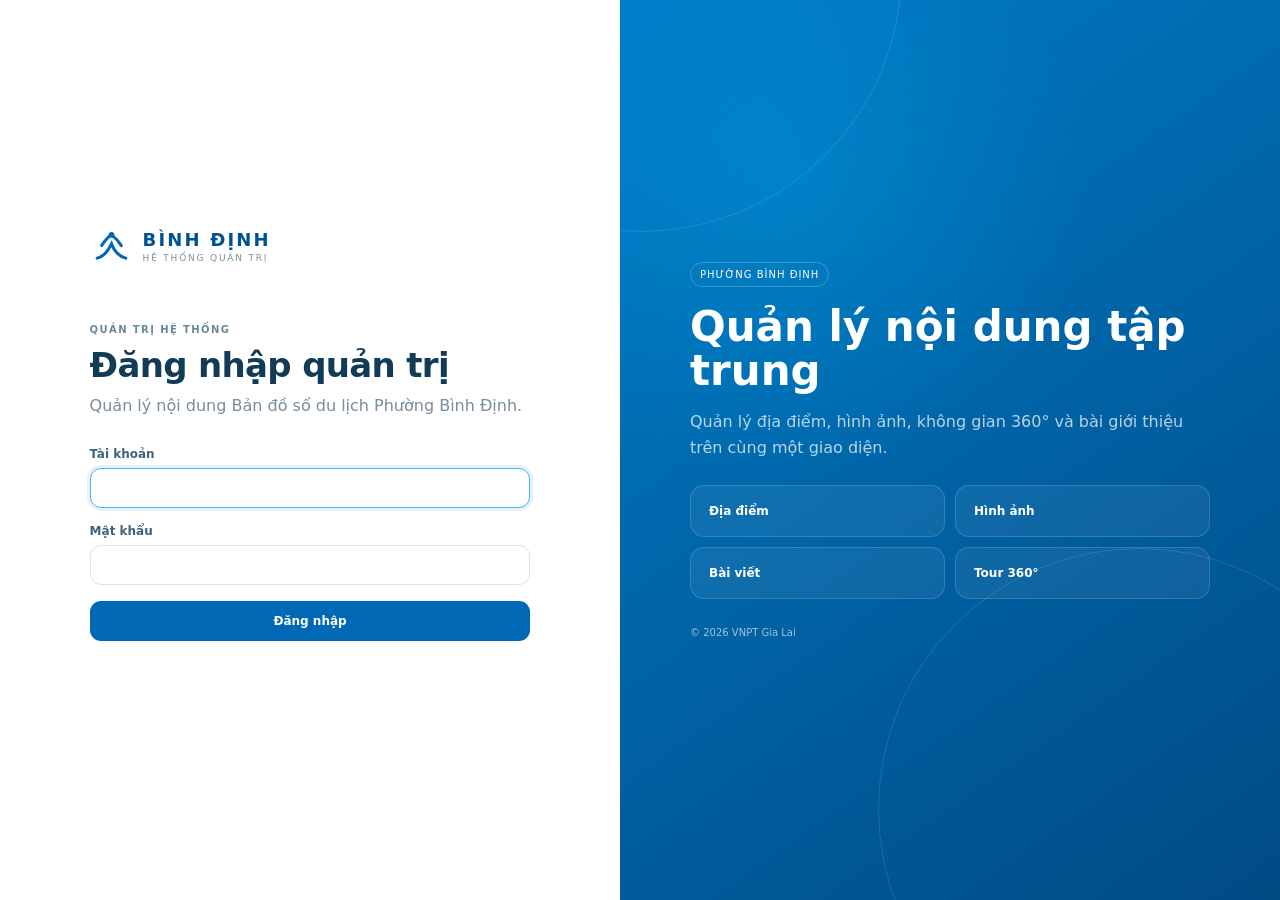
<file: admin/index.html>
<!doctype html>
<html lang="vi">
<head>
  <meta charset="utf-8" />
  <meta name="viewport" content="width=device-width, initial-scale=1" />
  <meta name="copyright" content="VNPT Gia Lai" />
  <title>Quản trị | Bản đồ số du lịch Phường Bình Định</title>
  <link rel="stylesheet" href="/assets/css/base.css" />
  <link rel="stylesheet" href="/assets/css/admin.css" />
</head>
<body class="admin-body login-body">
  <main class="login-shell">
    <section class="login-card">
      <a class="brand admin-brand" href="/"><span class="brand-mark" aria-hidden="true"><svg viewBox="0 0 48 48"><path d="M8 37c8-2 12-8 16-16 3 8 8 14 16 16" fill="none" stroke="currentColor" stroke-width="3.4" stroke-linecap="round"/><path d="M13 23c4-6 8-10 11-12 4 3 8 7 11 12" fill="none" stroke="currentColor" stroke-width="3.4" stroke-linecap="round"/><circle cx="24" cy="11" r="3.2" fill="currentColor"/></svg></span><span class="brand-copy"><strong>BÌNH ĐỊNH</strong><small>HỆ THỐNG QUẢN TRỊ</small></span></a>
      <div class="login-heading"><span class="eyebrow">Quản trị hệ thống</span><h1>Đăng nhập quản trị</h1><p>Quản lý nội dung Bản đồ số du lịch Phường Bình Định.</p></div>
      <form id="loginForm" class="admin-form">
        <label><span>Tài khoản</span><input id="username" name="username" autocomplete="username" required autofocus /></label>
        <label><span>Mật khẩu</span><input id="password" name="password" type="password" autocomplete="current-password" required /></label>
        <button class="primary-button" type="submit">Đăng nhập</button>
        <div id="loginMessage" class="form-message" role="alert"></div>
      </form>
    </section>
    <aside class="login-visual"><div class="visual-card"><span class="visual-kicker">Phường Bình Định</span><strong>Quản lý nội dung tập trung</strong><p>Quản lý địa điểm, hình ảnh, không gian 360° và bài giới thiệu trên cùng một giao diện.</p><div class="visual-grid"><span>Địa điểm</span><span>Hình ảnh</span><span>Bài viết</span><span>Tour 360°</span></div><small class="login-copyright">© 2026 VNPT Gia Lai</small></div></aside>
  </main>
  <script type="module" src="/assets/js/admin/login.js?v=vnpt-16"></script>
</body>
</html>
</file>
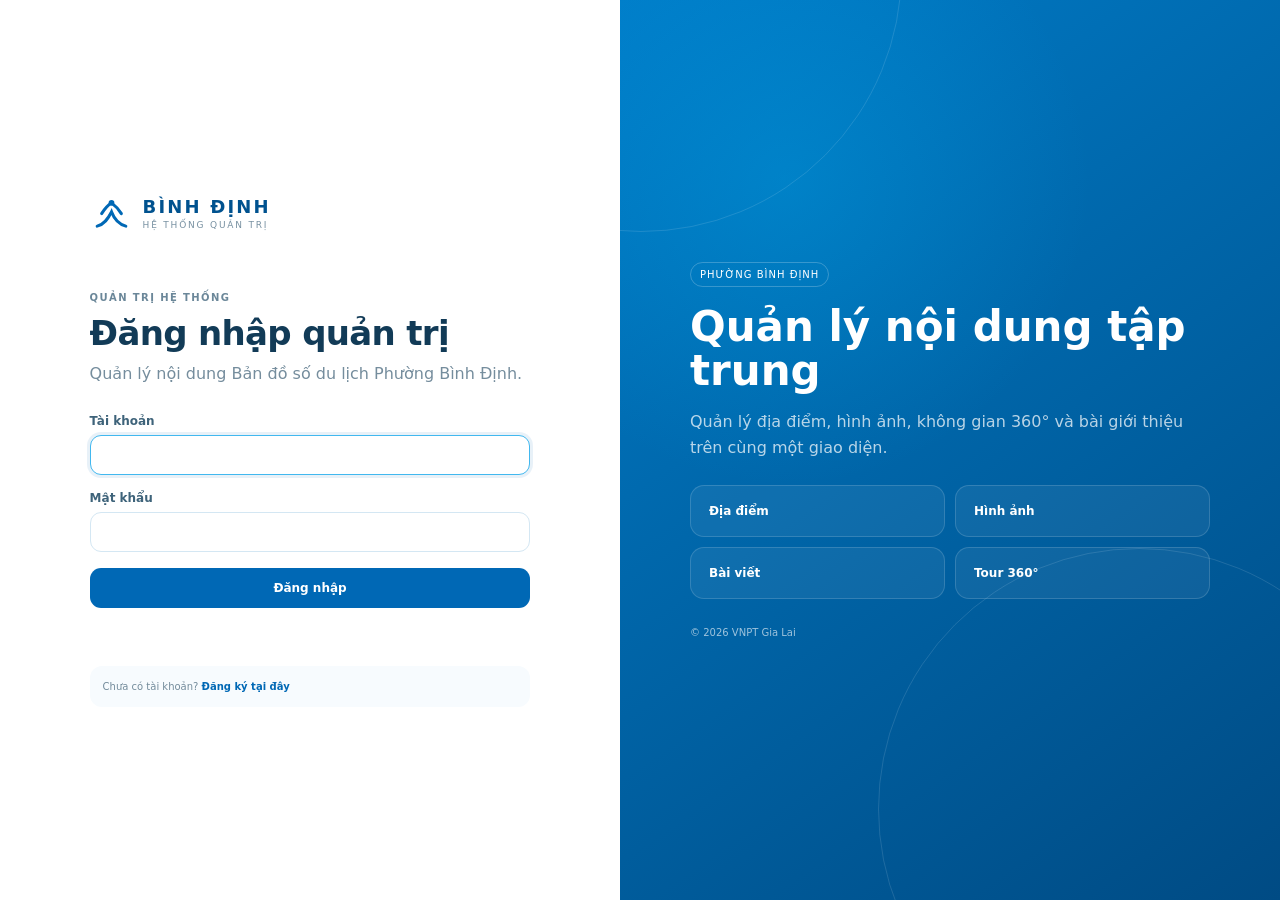
<file: public/admin/index.html>
<!doctype html>
<html lang="vi">
<head>
  <meta charset="utf-8" />
  <meta name="viewport" content="width=device-width, initial-scale=1" />
  <meta name="copyright" content="VNPT Gia Lai" />
  <title>Quản trị | Bản đồ số du lịch Phường Bình Định</title>
  <link rel="stylesheet" href="/assets/css/base.css" />
  <link rel="stylesheet" href="/assets/css/admin.css" />
</head>
<body class="admin-body login-body">
  <main class="login-shell">
    <section class="login-card">
      <a class="brand admin-brand" href="/"><span class="brand-mark" aria-hidden="true"><svg viewBox="0 0 48 48"><path d="M8 37c8-2 12-8 16-16 3 8 8 14 16 16" fill="none" stroke="currentColor" stroke-width="3.4" stroke-linecap="round"/><path d="M13 23c4-6 8-10 11-12 4 3 8 7 11 12" fill="none" stroke="currentColor" stroke-width="3.4" stroke-linecap="round"/><circle cx="24" cy="11" r="3.2" fill="currentColor"/></svg></span><span class="brand-copy"><strong>BÌNH ĐỊNH</strong><small>HỆ THỐNG QUẢN TRỊ</small></span></a>
      <div class="login-heading"><span class="eyebrow">Quản trị hệ thống</span><h1>Đăng nhập quản trị</h1><p>Quản lý nội dung Bản đồ số du lịch Phường Bình Định.</p></div>
      <form id="loginForm" class="admin-form">
        <label><span>Tài khoản</span><input id="username" name="username" autocomplete="username" required autofocus /></label>
        <label><span>Mật khẩu</span><input id="password" name="password" type="password" autocomplete="current-password" required /></label>
        <button class="primary-button" type="submit">Đăng nhập</button>
        <div id="loginMessage" class="form-message" role="alert"></div>
      </form>
      <div class="security-note">
        Chưa có tài khoản?
        <a href="/admin/register.html" style="color:#0068B5;font-weight:750;">Đăng ký tại đây</a>
      </div>
    </section>
    <aside class="login-visual"><div class="visual-card"><span class="visual-kicker">Phường Bình Định</span><strong>Quản lý nội dung tập trung</strong><p>Quản lý địa điểm, hình ảnh, không gian 360° và bài giới thiệu trên cùng một giao diện.</p><div class="visual-grid"><span>Địa điểm</span><span>Hình ảnh</span><span>Bài viết</span><span>Tour 360°</span></div><small class="login-copyright">© 2026 VNPT Gia Lai</small></div></aside>
  </main>
  <script type="module" src="/assets/js/admin/login.js?v=vnpt-16"></script>
</body>
</html>
</file>
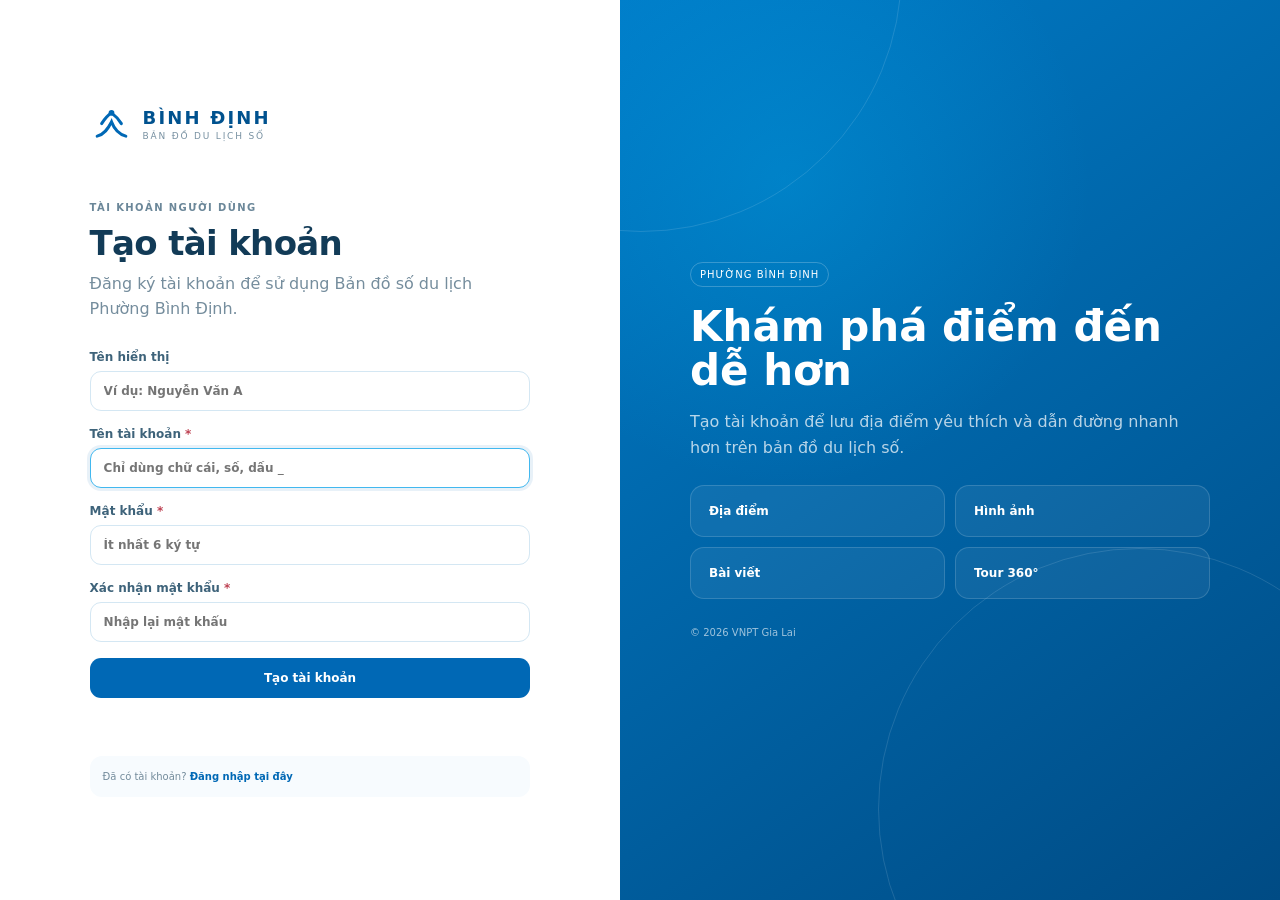
<file: dang-ky.html>
<!doctype html>
<html lang="vi">
<head>
  <meta charset="utf-8" />
  <meta name="viewport" content="width=device-width, initial-scale=1" />
  <meta name="copyright" content="VNPT Gia Lai" />
  <title>Đăng ký tài khoản | Bản đồ số du lịch Phường Bình Định</title>
  <link rel="stylesheet" href="assets/css/base.css?v=vnpt-16" />
  <link rel="stylesheet" href="assets/css/admin.css?v=vnpt-16" />
</head>
<body class="admin-body login-body">
  <main class="login-shell">
    <section class="login-card">
      <a class="brand admin-brand" href="trang-chu.html"><span class="brand-mark" aria-hidden="true"><svg viewBox="0 0 48 48"><path d="M8 37c8-2 12-8 16-16 3 8 8 14 16 16" fill="none" stroke="currentColor" stroke-width="3.4" stroke-linecap="round"/><path d="M13 23c4-6 8-10 11-12 4 3 8 7 11 12" fill="none" stroke="currentColor" stroke-width="3.4" stroke-linecap="round"/><circle cx="24" cy="11" r="3.2" fill="currentColor"/></svg></span><span class="brand-copy"><strong>BÌNH ĐỊNH</strong><small>BẢN ĐỒ DU LỊCH SỐ</small></span></a>
      <div class="login-heading">
        <span class="eyebrow">Tài khoản người dùng</span>
        <h1>Tạo tài khoản</h1>
        <p>Đăng ký tài khoản để sử dụng Bản đồ số du lịch Phường Bình Định.</p>
      </div>
      <form id="registerForm" class="admin-form" novalidate>
        <label>
          <span>Tên hiển thị</span>
          <input id="displayName" name="displayName" type="text" placeholder="Ví dụ: Nguyễn Văn A" autocomplete="name" />
        </label>
        <label>
          <span>Tên tài khoản <em style="color:#bd4051;font-style:normal">*</em></span>
          <input id="username" name="username" type="text" placeholder="Chỉ dùng chữ cái, số, dấu _" autocomplete="username" required autofocus />
        </label>
        <label>
          <span>Mật khẩu <em style="color:#bd4051;font-style:normal">*</em></span>
          <input id="password" name="password" type="password" placeholder="Ít nhất 6 ký tự" autocomplete="new-password" required />
        </label>
        <label>
          <span>Xác nhận mật khẩu <em style="color:#bd4051;font-style:normal">*</em></span>
          <input id="confirmPassword" name="confirmPassword" type="password" placeholder="Nhập lại mật khẩu" autocomplete="new-password" required />
        </label>
        <button class="primary-button" type="submit">Tạo tài khoản</button>
        <div id="registerMessage" class="form-message" role="alert"></div>
      </form>
      <div class="security-note">
        Đã có tài khoản?
        <a href="dang-nhap.html" style="color:#0068B5;font-weight:750;">Đăng nhập tại đây</a>
      </div>
    </section>
    <aside class="login-visual">
      <div class="visual-card">
        <span class="visual-kicker">Phường Bình Định</span>
        <strong>Khám phá điểm đến dễ hơn</strong>
        <p>Tạo tài khoản để lưu địa điểm yêu thích và dẫn đường nhanh hơn trên bản đồ du lịch số.</p>
        <div class="visual-grid">
          <span>Địa điểm</span>
          <span>Hình ảnh</span>
          <span>Bài viết</span>
          <span>Tour 360°</span>
        </div>
        <small class="login-copyright">© 2026 VNPT Gia Lai</small>
      </div>
    </aside>
  </main>
  <script type="module" src="assets/js/auth/register.js?v=vnpt-16"></script>
</body>
</html>
</file>
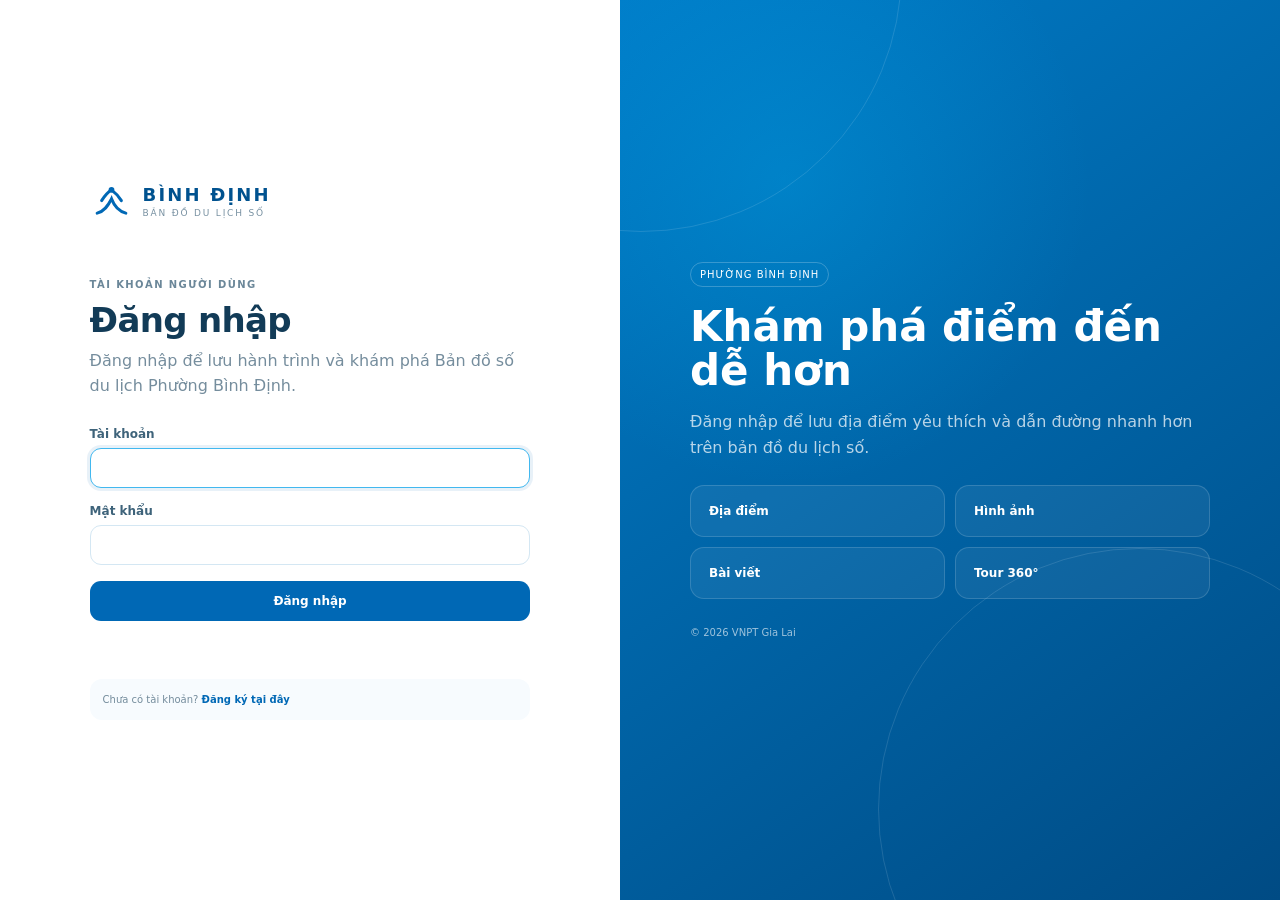
<file: dang-nhap.html>
<!doctype html>
<html lang="vi">
<head>
  <meta charset="utf-8" />
  <meta name="viewport" content="width=device-width, initial-scale=1" />
  <meta name="copyright" content="VNPT Gia Lai" />
  <title>Đăng nhập | Bản đồ số du lịch Phường Bình Định</title>
  <link rel="stylesheet" href="assets/css/base.css?v=vnpt-16" />
  <link rel="stylesheet" href="assets/css/admin.css?v=vnpt-16" />
</head>
<body class="admin-body login-body">
  <main class="login-shell">
    <section class="login-card">
      <a class="brand admin-brand" href="trang-chu.html"><span class="brand-mark" aria-hidden="true"><svg viewBox="0 0 48 48"><path d="M8 37c8-2 12-8 16-16 3 8 8 14 16 16" fill="none" stroke="currentColor" stroke-width="3.4" stroke-linecap="round"/><path d="M13 23c4-6 8-10 11-12 4 3 8 7 11 12" fill="none" stroke="currentColor" stroke-width="3.4" stroke-linecap="round"/><circle cx="24" cy="11" r="3.2" fill="currentColor"/></svg></span><span class="brand-copy"><strong>BÌNH ĐỊNH</strong><small>BẢN ĐỒ DU LỊCH SỐ</small></span></a>
      <div class="login-heading"><span class="eyebrow">Tài khoản người dùng</span><h1>Đăng nhập</h1><p>Đăng nhập để lưu hành trình và khám phá Bản đồ số du lịch Phường Bình Định.</p></div>
      <form id="loginForm" class="admin-form">
        <label><span>Tài khoản</span><input id="username" name="username" autocomplete="username" required autofocus /></label>
        <label><span>Mật khẩu</span><input id="password" name="password" type="password" autocomplete="current-password" required /></label>
        <button class="primary-button" type="submit">Đăng nhập</button>
        <div id="loginMessage" class="form-message" role="alert"></div>
      </form>
      <div class="security-note">
        Chưa có tài khoản?
        <a href="dang-ky.html" style="color:#0068B5;font-weight:750;">Đăng ký tại đây</a>
      </div>
    </section>
    <aside class="login-visual"><div class="visual-card"><span class="visual-kicker">Phường Bình Định</span><strong>Khám phá điểm đến dễ hơn</strong><p>Đăng nhập để lưu địa điểm yêu thích và dẫn đường nhanh hơn trên bản đồ du lịch số.</p><div class="visual-grid"><span>Địa điểm</span><span>Hình ảnh</span><span>Bài viết</span><span>Tour 360°</span></div><small class="login-copyright">© 2026 VNPT Gia Lai</small></div></aside>
  </main>
  <script type="module" src="assets/js/auth/login.js?v=vnpt-16"></script>
</body>
</html>
</file>
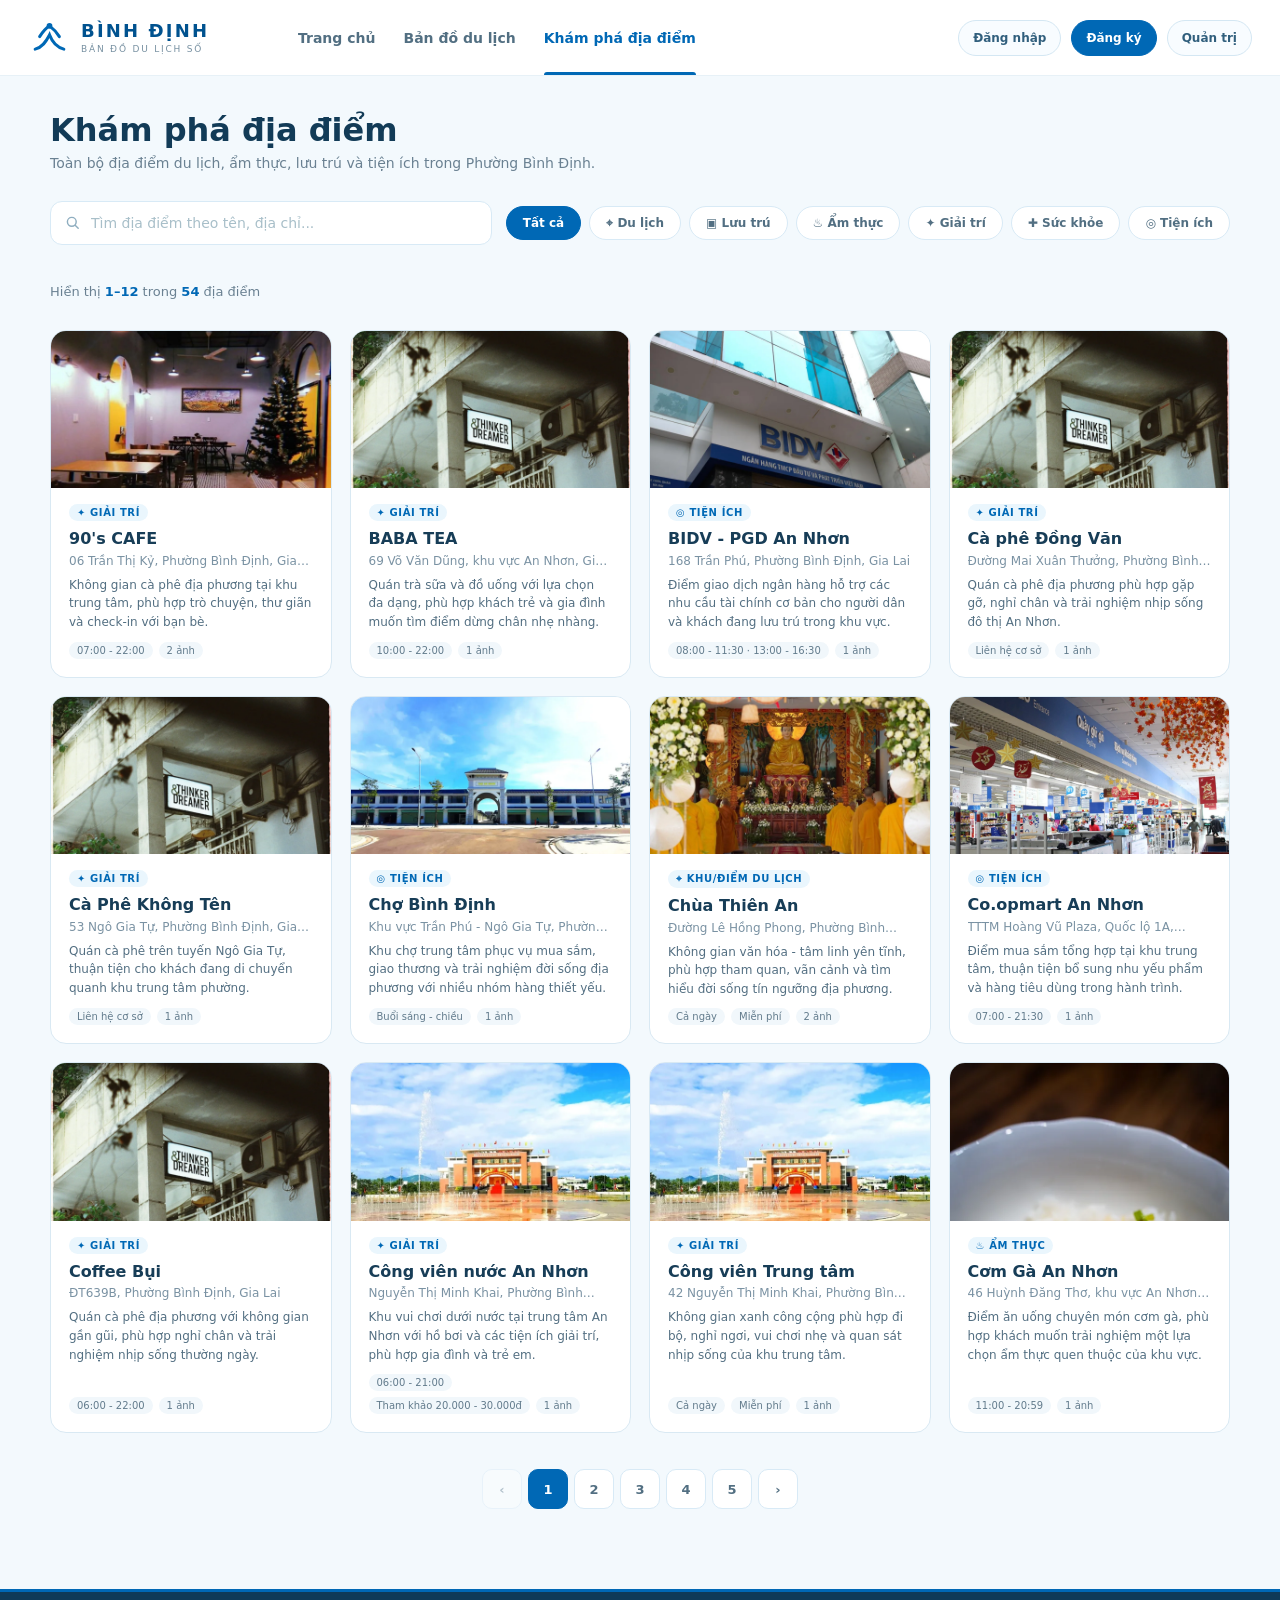
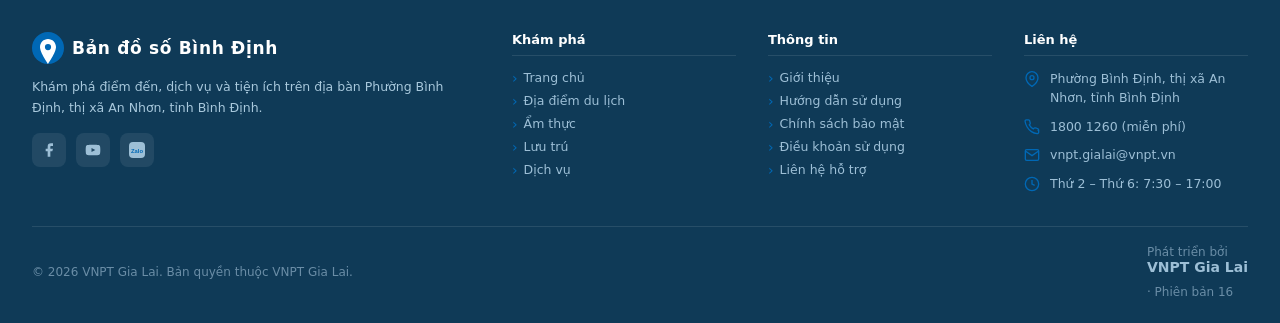
<file: kham-pha-dia-diem.html>
<!doctype html>
<html lang="vi">
<head>
  <meta charset="utf-8" />
  <meta name="viewport" content="width=device-width, initial-scale=1" />
  <meta name="copyright" content="VNPT Gia Lai" />
  <meta name="theme-color" content="#0068B5" />
  <title>Khám phá địa điểm | Bản đồ số du lịch Phường Bình Định</title>
  <meta name="description" content="Danh sách đầy đủ các địa điểm du lịch, ẩm thực, lưu trú, giải trí, sức khỏe và tiện ích tại Phường Bình Định." />
  <link rel="stylesheet" href="assets/css/base.css?v=vnpt-16" />
  <link rel="stylesheet" href="assets/css/explore.css?v=vnpt-16" />
</head>
<body class="explore-body">

  <header class="site-header">
    <a class="brand" href="/" aria-label="Bản đồ số du lịch Phường Bình Định">
      <span class="brand-mark" aria-hidden="true">
        <svg viewBox="0 0 48 48"><path d="M8 37c8-2 12-8 16-16 3 8 8 14 16 16" fill="none" stroke="currentColor" stroke-width="3.4" stroke-linecap="round"/><path d="M13 23c4-6 8-10 11-12 4 3 8 7 11 12" fill="none" stroke="currentColor" stroke-width="3.4" stroke-linecap="round"/><circle cx="24" cy="11" r="3.2" fill="currentColor"/></svg>
      </span>
      <span class="brand-copy"><strong>BÌNH ĐỊNH</strong><small>BẢN ĐỒ DU LỊCH SỐ</small></span>
    </a>

    <nav class="main-nav" aria-label="Điều hướng chính">
      <span class="nav-auth nav-user" data-user-greeting></span>
      <a href="trang-chu.html">Trang chủ</a>
      <a href="index.html">Bản đồ du lịch</a>
      <a class="active" href="kham-pha-dia-diem.html">Khám phá địa điểm</a>
      <a class="nav-auth nav-guest" href="dang-nhap.html">Đăng nhập</a>
      <a class="nav-auth nav-guest" href="dang-ky.html">Đăng ký</a>
      <a class="nav-auth nav-user" data-logout href="#">Đăng xuất</a>
      <a class="nav-admin" href="admin/">Quản trị</a>
    </nav>

    <div class="header-actions">
      <a class="admin-link nav-guest" href="dang-nhap.html">Đăng nhập</a>
      <a class="admin-link auth-register nav-guest" href="dang-ky.html">Đăng ký</a>
      <span class="admin-link nav-user" data-user-greeting></span>
      <a class="admin-link nav-user" data-logout href="#">Đăng xuất</a>
      <a class="admin-link" href="admin/">Quản trị</a>
      <button class="menu-button" id="menuButton" type="button" aria-label="Mở menu" aria-expanded="false">
        <span></span><span></span><span></span>
      </button>
    </div>
  </header>

  <main class="explore-main">

    <div class="explore-hero">
      <h1>Khám phá địa điểm</h1>
      <p>Toàn bộ địa điểm du lịch, ẩm thực, lưu trú và tiện ích trong Phường Bình Định.</p>
    </div>

    <!-- Toolbar: search + category filter -->
    <div class="explore-toolbar">
      <div class="explore-search-wrap">
        <svg width="16" height="16" viewBox="0 0 20 20" fill="none" aria-hidden="true">
          <circle cx="8.5" cy="8.5" r="5.5" stroke="currentColor" stroke-width="1.8"/>
          <path d="M13 13l3.5 3.5" stroke="currentColor" stroke-width="1.8" stroke-linecap="round"/>
        </svg>
        <input
          id="exploreSearchInput"
          type="search"
          placeholder="Tìm địa điểm theo tên, địa chỉ..."
          autocomplete="off"
          aria-label="Tìm kiếm địa điểm"
        />
        <button id="exploreSearchClear" class="explore-search-clear" type="button" aria-label="Xóa tìm kiếm">×</button>
      </div>

      <div class="explore-category-tabs" id="exploreTabs" role="group" aria-label="Lọc theo danh mục">
        <!-- Được render bởi explore.js -->
      </div>
    </div>

    <!-- Status bar -->
    <div class="explore-status">
      <p class="explore-count" id="exploreCount" aria-live="polite"></p>
      <div class="explore-loading" id="exploreLoading" style="display:none" aria-live="polite">
        <span class="explore-spinner"></span>
        <span>Đang tải...</span>
      </div>
    </div>

    <!-- Grid địa điểm -->
    <div class="explore-grid" id="exploreGrid" aria-label="Danh sách địa điểm">
      <!-- Được render bởi explore.js -->
    </div>

    <!-- Phân trang -->
    <nav class="explore-pagination" id="explorePagination" aria-label="Phân trang danh sách địa điểm">
      <!-- Được render bởi explore.js -->
    </nav>

  </main>

  <footer class="site-footer">
    <!-- Cột 1: Thương hiệu -->
    <div class="footer-col">
      <div class="footer-brand-logo">
        <svg viewBox="0 0 36 36" fill="none" xmlns="http://www.w3.org/2000/svg" aria-hidden="true">
          <circle cx="18" cy="18" r="18" fill="#0068B5"/>
          <path d="M18 8C13.03 8 9 12.03 9 17c0 6.38 9 19 9 19s9-12.62 9-19c0-4.97-4.03-9-9-9zm0 12.5A3.5 3.5 0 1 1 18 13.5a3.5 3.5 0 0 1 0 7z" fill="#fff"/>
        </svg>
        Bản đồ số Bình Định
      </div>
      <p class="footer-brand-desc">Khám phá điểm đến, dịch vụ và tiện ích trên địa bàn Phường Bình Định, thị xã An Nhơn, tỉnh Bình Định.</p>
      <div class="footer-social" aria-label="Mạng xã hội">
        <a href="#" aria-label="Facebook">
          <svg width="16" height="16" viewBox="0 0 24 24" fill="currentColor"><path d="M18 2h-3a5 5 0 0 0-5 5v3H7v4h3v8h4v-8h3l1-4h-4V7a1 1 0 0 1 1-1h3z"/></svg>
        </a>
        <a href="#" aria-label="YouTube">
          <svg width="16" height="16" viewBox="0 0 24 24" fill="currentColor"><path d="M22.54 6.42a2.78 2.78 0 0 0-1.95-1.96C18.88 4 12 4 12 4s-6.88 0-8.59.46A2.78 2.78 0 0 0 1.46 6.42 29 29 0 0 0 1 12a29 29 0 0 0 .46 5.58 2.78 2.78 0 0 0 1.95 1.96C5.12 20 12 20 12 20s6.88 0 8.59-.46a2.78 2.78 0 0 0 1.95-1.96A29 29 0 0 0 23 12a29 29 0 0 0-.46-5.58zM9.75 15.02V8.98L15.5 12l-5.75 3.02z"/></svg>
        </a>
        <a href="#" aria-label="Zalo">
          <svg width="16" height="16" viewBox="0 0 24 24" aria-hidden="true"><rect width="24" height="24" rx="6" fill="#9DBFD6"/><text x="12" y="16.2" text-anchor="middle" font-size="7.2" font-weight="800" font-family="Arial,Helvetica,sans-serif" fill="#0068B5" textLength="18" lengthAdjust="spacingAndGlyphs">Zalo</text></svg>
        </a>
      </div>
    </div>

    <!-- Cột 2: Liên kết nhanh -->
    <div class="footer-col">
      <h4>Khám phá</h4>
      <ul class="footer-links">
        <li><a href="trang-chu.html">Trang chủ</a></li>
        <li><a href="kham-pha-dia-diem.html">Địa điểm du lịch</a></li>
        <li><a href="kham-pha-dia-diem.html?cat=food">Ẩm thực</a></li>
        <li><a href="kham-pha-dia-diem.html?cat=hotel">Lưu trú</a></li>
        <li><a href="kham-pha-dia-diem.html?cat=service">Dịch vụ</a></li>
      </ul>
    </div>

    <!-- Cột 3: Thông tin hữu ích -->
    <div class="footer-col">
      <h4>Thông tin</h4>
      <ul class="footer-links">
        <li><a href="#">Giới thiệu</a></li>
        <li><a href="#">Hướng dẫn sử dụng</a></li>
        <li><a href="#">Chính sách bảo mật</a></li>
        <li><a href="#">Điều khoản sử dụng</a></li>
        <li><a href="#">Liên hệ hỗ trợ</a></li>
      </ul>
    </div>

    <!-- Cột 4: Liên hệ -->
    <div class="footer-col">
      <h4>Liên hệ</h4>
      <ul class="footer-contact-list">
        <li>
          <svg class="icon" viewBox="0 0 24 24" fill="none" stroke="currentColor" stroke-width="2" aria-hidden="true"><path d="M21 10c0 7-9 13-9 13s-9-6-9-13a9 9 0 0 1 18 0z"/><circle cx="12" cy="10" r="3"/></svg>
          Phường Bình Định, thị xã An Nhơn, tỉnh Bình Định
        </li>
        <li>
          <svg class="icon" viewBox="0 0 24 24" fill="none" stroke="currentColor" stroke-width="2" aria-hidden="true"><path d="M22 16.92v3a2 2 0 0 1-2.18 2 19.79 19.79 0 0 1-8.63-3.07A19.5 19.5 0 0 1 4.69 12 19.79 19.79 0 0 1 1.61 3.4 2 2 0 0 1 3.6 1.22h3a2 2 0 0 1 2 1.72c.127.96.361 1.903.7 2.81a2 2 0 0 1-.45 2.11L7.91 8.89a16 16 0 0 0 6 6l.96-.96a2 2 0 0 1 2.11-.45c.907.339 1.85.573 2.81.7A2 2 0 0 1 21.5 16.92z"/></svg>
          1800 1260 (miễn phí)
        </li>
        <li>
          <svg class="icon" viewBox="0 0 24 24" fill="none" stroke="currentColor" stroke-width="2" aria-hidden="true"><path d="M4 4h16c1.1 0 2 .9 2 2v12c0 1.1-.9 2-2 2H4c-1.1 0-2-.9-2-2V6c0-1.1.9-2 2-2z"/><polyline points="22,6 12,13 2,6"/></svg>
          vnpt.gialai@vnpt.vn
        </li>
        <li>
          <svg class="icon" viewBox="0 0 24 24" fill="none" stroke="currentColor" stroke-width="2" aria-hidden="true"><circle cx="12" cy="12" r="10"/><polyline points="12 6 12 12 16 14"/></svg>
          Thứ 2 – Thứ 6: 7:30 – 17:00
        </li>
      </ul>
    </div>

    <!-- Bottom bar -->
    <div class="footer-bottom">
      <span>© 2026 VNPT Gia Lai. Bản quyền thuộc VNPT Gia Lai.</span>
      <span>Phát triển bởi <strong style="color:#9DBFD6">VNPT Gia Lai</strong> · Phiên bản 16</span>
    </div>
  </footer>

  <script type="module" src="assets/js/explore.js?v=vnpt-16"></script>
  <script type="module" src="assets/js/utils.js?v=vnpt-16"></script>
</body>
</html>
</file>
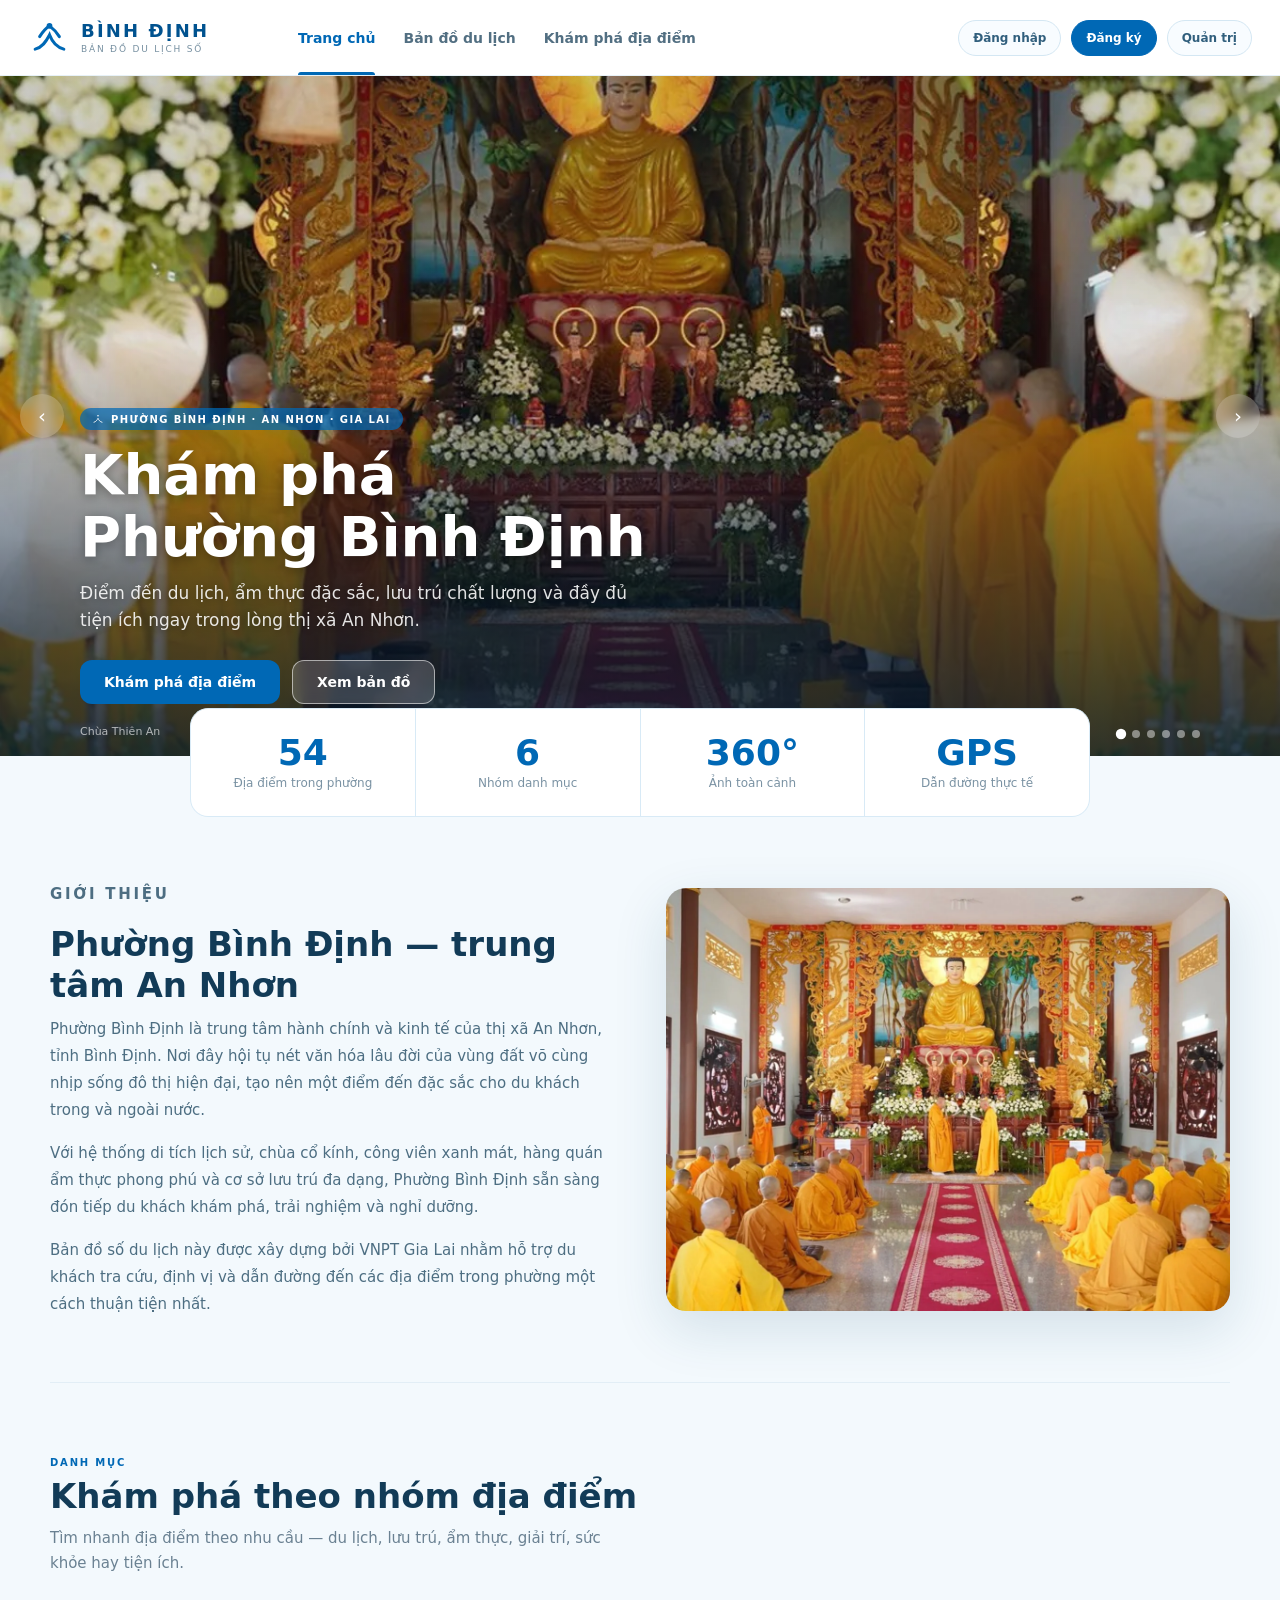
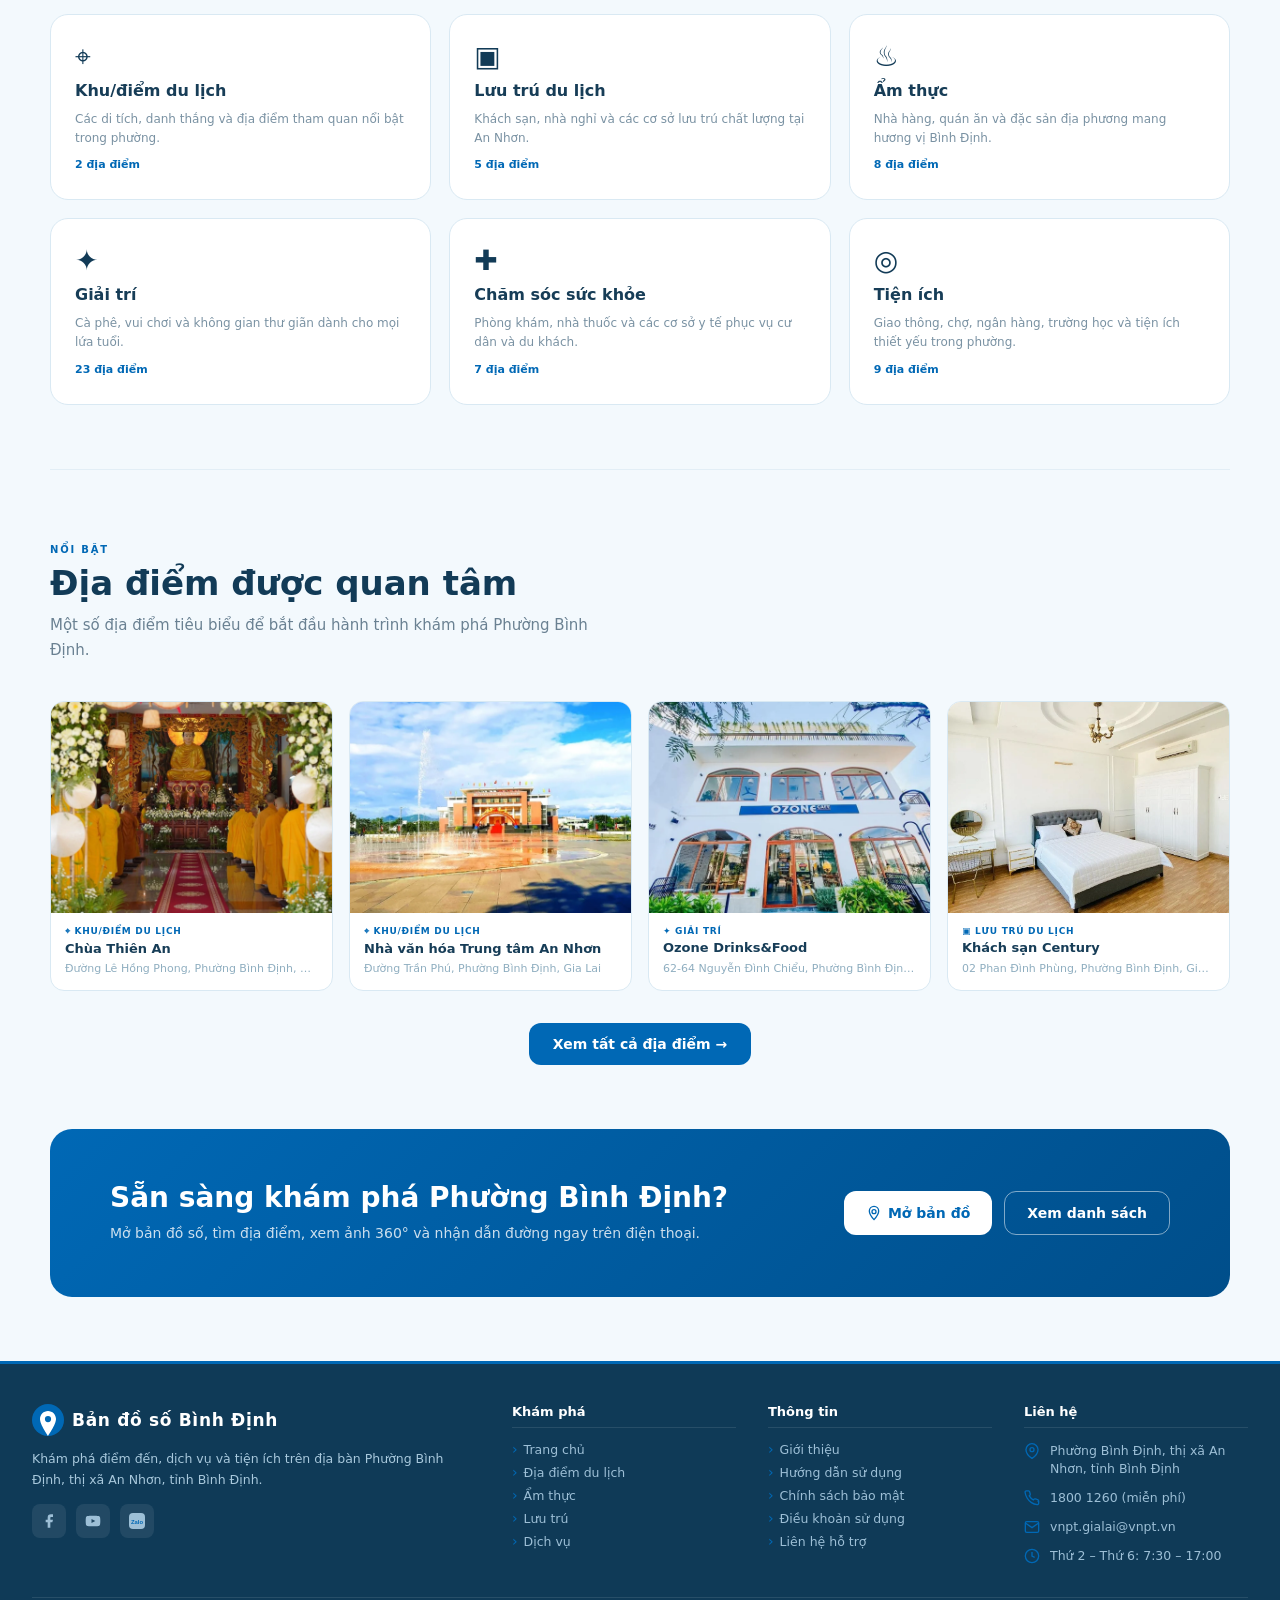
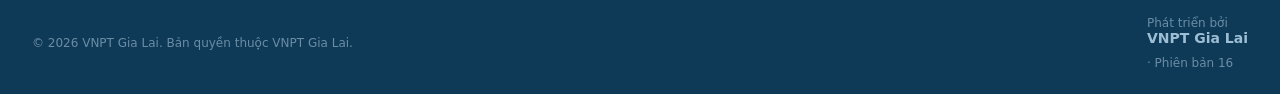
<file: trang-chu.html>
<!doctype html>
<html lang="vi">
<head>
  <meta charset="utf-8" />
  <meta name="viewport" content="width=device-width, initial-scale=1" />
  <meta name="copyright" content="VNPT Gia Lai" />
  <meta name="theme-color" content="#0068B5" />
  <title>Trang chủ | Bản đồ số du lịch Phường Bình Định</title>
  <meta name="description" content="Khám phá Phường Bình Định — điểm đến du lịch, ẩm thực, lưu trú, giải trí và tiện ích tại An Nhơn, Gia Lai." />
  <link rel="stylesheet" href="assets/css/base.css?v=vnpt-16" />
  <link rel="stylesheet" href="assets/css/home.css?v=vnpt-16" />
</head>
<body class="home-body">

  <!-- ======== HEADER ======== -->
  <header class="site-header">
    <a class="brand" href="/trang-chu.html" aria-label="Bản đồ số du lịch Phường Bình Định">
      <span class="brand-mark" aria-hidden="true">
        <svg viewBox="0 0 48 48"><path d="M8 37c8-2 12-8 16-16 3 8 8 14 16 16" fill="none" stroke="currentColor" stroke-width="3.4" stroke-linecap="round"/><path d="M13 23c4-6 8-10 11-12 4 3 8 7 11 12" fill="none" stroke="currentColor" stroke-width="3.4" stroke-linecap="round"/><circle cx="24" cy="11" r="3.2" fill="currentColor"/></svg>
      </span>
      <span class="brand-copy"><strong>BÌNH ĐỊNH</strong><small>BẢN ĐỒ DU LỊCH SỐ</small></span>
    </a>

    <nav class="main-nav" aria-label="Điều hướng chính">
      <span class="nav-auth nav-user" data-user-greeting></span>
      <a class="active" href="trang-chu.html">Trang chủ</a>
      <a href="index.html">Bản đồ du lịch</a>
      <a href="kham-pha-dia-diem.html">Khám phá địa điểm</a>
      <a class="nav-auth nav-guest" href="dang-nhap.html">Đăng nhập</a>
      <a class="nav-auth nav-guest" href="dang-ky.html">Đăng ký</a>
      <a class="nav-auth nav-user" data-logout href="#">Đăng xuất</a>
      <a class="nav-admin" href="admin/">Quản trị</a>
    </nav>

    <div class="header-actions">
      <a class="admin-link nav-guest" href="dang-nhap.html">Đăng nhập</a>
      <a class="admin-link auth-register nav-guest" href="dang-ky.html">Đăng ký</a>
      <span class="admin-link nav-user" data-user-greeting></span>
      <a class="admin-link nav-user" data-logout href="#">Đăng xuất</a>
      <a class="admin-link" href="admin/">Quản trị</a>
      <button class="menu-button" id="menuButton" type="button" aria-label="Mở menu" aria-expanded="false">
        <span></span><span></span><span></span>
      </button>
    </div>
  </header>

  <!-- ======== HERO SLIDESHOW ======== -->
  <section class="hero" aria-label="Ảnh giới thiệu Phường Bình Định">
    <div class="hero-slides" id="heroSlides">
      <!-- Render bởi home.js -->
    </div>

    <div class="hero-copy">
      <span class="hero-eyebrow">
        <svg width="12" height="12" viewBox="0 0 48 48" fill="currentColor" aria-hidden="true"><circle cx="24" cy="11" r="3.2"/><path d="M8 37c8-2 12-8 16-16 3 8 8 14 16 16" fill="none" stroke="currentColor" stroke-width="3.4" stroke-linecap="round"/></svg>
        Phường Bình Định · An Nhơn · Gia Lai
      </span>
      <h1>Khám phá<br/>Phường Bình Định</h1>
      <p>Điểm đến du lịch, ẩm thực đặc sắc, lưu trú chất lượng và đầy đủ tiện ích ngay trong lòng thị xã An Nhơn.</p>
      <div class="hero-actions">
        <a class="hero-btn primary" href="/kham-pha-dia-diem.html">Khám phá địa điểm</a>
        <a class="hero-btn secondary" href="index.html">Xem bản đồ</a>
      </div>
    </div>

    <button class="hero-arrow prev" id="heroPrev" type="button" aria-label="Slide trước">&#8249;</button>
    <button class="hero-arrow next" id="heroNext" type="button" aria-label="Slide tiếp theo">&#8250;</button>
    <div class="hero-dots" id="heroDots" role="tablist" aria-label="Chọn slide"></div>
    <span class="hero-caption" id="heroCaption" aria-live="polite"></span>
  </section>

  <div class="home-main">

    <!-- ======== STATS BAR ======== -->
    <div class="stats-bar" aria-label="Thống kê Phường Bình Định">
      <div class="stat-item">
        <span class="stat-number" id="statTotal">54</span>
        <span class="stat-label">Địa điểm trong phường</span>
      </div>
      <div class="stat-item">
        <span class="stat-number">6</span>
        <span class="stat-label">Nhóm danh mục</span>
      </div>
      <div class="stat-item">
        <span class="stat-number">360°</span>
        <span class="stat-label">Ảnh toàn cảnh</span>
      </div>
      <div class="stat-item">
        <span class="stat-number">GPS</span>
        <span class="stat-label">Dẫn đường thực tế</span>
      </div>
    </div>

    <!-- ======== GIỚI THIỆU ======== -->
    <section class="home-section" aria-labelledby="introTitle">
      <div class="intro-grid">
        <div class="intro-text">
          <p class="section-label">Giới thiệu</p>
          <h2 class="section-title" id="introTitle">Phường Bình Định — trung tâm An Nhơn</h2>
          <p>Phường Bình Định là trung tâm hành chính và kinh tế của thị xã An Nhơn, tỉnh Bình Định. Nơi đây hội tụ nét văn hóa lâu đời của vùng đất võ cùng nhịp sống đô thị hiện đại, tạo nên một điểm đến đặc sắc cho du khách trong và ngoài nước.</p>
          <p>Với hệ thống di tích lịch sử, chùa cổ kính, công viên xanh mát, hàng quán ẩm thực phong phú và cơ sở lưu trú đa dạng, Phường Bình Định sẵn sàng đón tiếp du khách khám phá, trải nghiệm và nghỉ dưỡng.</p>
          <p>Bản đồ số du lịch này được xây dựng bởi VNPT Gia Lai nhằm hỗ trợ du khách tra cứu, định vị và dẫn đường đến các địa điểm trong phường một cách thuận tiện nhất.</p>
        </div>
        <div class="intro-image">
          <img
            src="/assets/images/places-real/chua-thien-an-2.webp"
            alt="Chùa Thiên An — Phường Bình Định"
            loading="lazy"
          />
        </div>
      </div>
    </section>

    <!-- ======== DANH MỤC ======== -->
    <section class="home-section" aria-labelledby="catTitle">
      <p class="section-label">Danh mục</p>
      <h2 class="section-title" id="catTitle">Khám phá theo nhóm địa điểm</h2>
      <p class="section-sub">Tìm nhanh địa điểm theo nhu cầu — du lịch, lưu trú, ẩm thực, giải trí, sức khỏe hay tiện ích.</p>

      <div class="category-showcase">
        <a class="cat-card" href="/kham-pha-dia-diem.html?category=dulich" aria-label="Xem địa điểm du lịch">
          <span class="cat-card-icon">⌖</span>
          <span class="cat-card-name">Khu/điểm du lịch</span>
          <span class="cat-card-desc">Các di tích, danh thắng và địa điểm tham quan nổi bật trong phường.</span>
          <span class="cat-card-count" data-cat-key="dulich">Đang tải...</span>
        </a>
        <a class="cat-card" href="/kham-pha-dia-diem.html?category=luutru" aria-label="Xem cơ sở lưu trú">
          <span class="cat-card-icon">▣</span>
          <span class="cat-card-name">Lưu trú du lịch</span>
          <span class="cat-card-desc">Khách sạn, nhà nghỉ và các cơ sở lưu trú chất lượng tại An Nhơn.</span>
          <span class="cat-card-count" data-cat-key="luutru">Đang tải...</span>
        </a>
        <a class="cat-card" href="/kham-pha-dia-diem.html?category=amthuc" aria-label="Xem ẩm thực">
          <span class="cat-card-icon">♨</span>
          <span class="cat-card-name">Ẩm thực</span>
          <span class="cat-card-desc">Nhà hàng, quán ăn và đặc sản địa phương mang hương vị Bình Định.</span>
          <span class="cat-card-count" data-cat-key="amthuc">Đang tải...</span>
        </a>
        <a class="cat-card" href="/kham-pha-dia-diem.html?category=giaitri" aria-label="Xem giải trí">
          <span class="cat-card-icon">✦</span>
          <span class="cat-card-name">Giải trí</span>
          <span class="cat-card-desc">Cà phê, vui chơi và không gian thư giãn dành cho mọi lứa tuổi.</span>
          <span class="cat-card-count" data-cat-key="giaitri">Đang tải...</span>
        </a>
        <a class="cat-card" href="/kham-pha-dia-diem.html?category=suckhoe" aria-label="Xem sức khỏe">
          <span class="cat-card-icon">✚</span>
          <span class="cat-card-name">Chăm sóc sức khỏe</span>
          <span class="cat-card-desc">Phòng khám, nhà thuốc và các cơ sở y tế phục vụ cư dân và du khách.</span>
          <span class="cat-card-count" data-cat-key="suckhoe">Đang tải...</span>
        </a>
        <a class="cat-card" href="/kham-pha-dia-diem.html?category=tienich" aria-label="Xem tiện ích">
          <span class="cat-card-icon">◎</span>
          <span class="cat-card-name">Tiện ích</span>
          <span class="cat-card-desc">Giao thông, chợ, ngân hàng, trường học và tiện ích thiết yếu trong phường.</span>
          <span class="cat-card-count" data-cat-key="tienich">Đang tải...</span>
        </a>
      </div>
    </section>

    <!-- ======== ĐỊA ĐIỂM NỔI BẬT ======== -->
    <section class="home-section" aria-labelledby="highlightTitle">
      <p class="section-label">Nổi bật</p>
      <h2 class="section-title" id="highlightTitle">Địa điểm được quan tâm</h2>
      <p class="section-sub">Một số địa điểm tiêu biểu để bắt đầu hành trình khám phá Phường Bình Định.</p>

      <div class="highlights-scroll" id="highlightCards">
        <!-- Render bởi home.js -->
        <div style="grid-column:1/-1;padding:40px;text-align:center;color:#8FAEC0;font-size:13px;">Đang tải...</div>
      </div>

      <div style="text-align:center;margin-top:32px;">
        <a class="hero-btn primary" href="/kham-pha-dia-diem.html" style="display:inline-flex;">Xem tất cả địa điểm →</a>
      </div>
    </section>

    <!-- ======== CTA ======== -->
    <div class="cta-banner" role="complementary" aria-label="Bắt đầu hành trình">
      <div class="cta-copy">
        <h2>Sẵn sàng khám phá Phường Bình Định?</h2>
        <p>Mở bản đồ số, tìm địa điểm, xem ảnh 360° và nhận dẫn đường ngay trên điện thoại.</p>
      </div>
      <div class="cta-actions">
        <a class="cta-btn white" href="/#mapSection">
          <svg width="16" height="16" viewBox="0 0 24 24" fill="none" stroke="currentColor" stroke-width="2" stroke-linecap="round" stroke-linejoin="round" aria-hidden="true"><circle cx="12" cy="10" r="3"/><path d="M12 2C8.13 2 5 5.13 5 9c0 5.25 7 13 7 13s7-7.75 7-13c0-3.87-3.13-7-7-7z"/></svg>
          Mở bản đồ
        </a>
        <a class="cta-btn outline" href="/kham-pha-dia-diem.html">Xem danh sách</a>
      </div>
    </div>

  </div><!-- end .home-main -->

  <!-- ======== FOOTER ======== -->
  <footer class="site-footer">
    <!-- Cột 1: Thương hiệu -->
    <div class="footer-col">
      <div class="footer-brand-logo">
        <svg viewBox="0 0 36 36" fill="none" xmlns="http://www.w3.org/2000/svg" aria-hidden="true">
          <circle cx="18" cy="18" r="18" fill="#0068B5"/>
          <path d="M18 8C13.03 8 9 12.03 9 17c0 6.38 9 19 9 19s9-12.62 9-19c0-4.97-4.03-9-9-9zm0 12.5A3.5 3.5 0 1 1 18 13.5a3.5 3.5 0 0 1 0 7z" fill="#fff"/>
        </svg>
        Bản đồ số Bình Định
      </div>
      <p class="footer-brand-desc">Khám phá điểm đến, dịch vụ và tiện ích trên địa bàn Phường Bình Định, thị xã An Nhơn, tỉnh Bình Định.</p>
      <div class="footer-social" aria-label="Mạng xã hội">
        <a href="#" aria-label="Facebook">
          <svg width="16" height="16" viewBox="0 0 24 24" fill="currentColor"><path d="M18 2h-3a5 5 0 0 0-5 5v3H7v4h3v8h4v-8h3l1-4h-4V7a1 1 0 0 1 1-1h3z"/></svg>
        </a>
        <a href="#" aria-label="YouTube">
          <svg width="16" height="16" viewBox="0 0 24 24" fill="currentColor"><path d="M22.54 6.42a2.78 2.78 0 0 0-1.95-1.96C18.88 4 12 4 12 4s-6.88 0-8.59.46A2.78 2.78 0 0 0 1.46 6.42 29 29 0 0 0 1 12a29 29 0 0 0 .46 5.58 2.78 2.78 0 0 0 1.95 1.96C5.12 20 12 20 12 20s6.88 0 8.59-.46a2.78 2.78 0 0 0 1.95-1.96A29 29 0 0 0 23 12a29 29 0 0 0-.46-5.58zM9.75 15.02V8.98L15.5 12l-5.75 3.02z"/></svg>
        </a>
        <a href="#" aria-label="Zalo">
          <svg width="16" height="16" viewBox="0 0 24 24" aria-hidden="true"><rect width="24" height="24" rx="6" fill="#9DBFD6"/><text x="12" y="16.2" text-anchor="middle" font-size="7.2" font-weight="800" font-family="Arial,Helvetica,sans-serif" fill="#0068B5" textLength="18" lengthAdjust="spacingAndGlyphs">Zalo</text></svg>
        </a>
      </div>
    </div>

    <!-- Cột 2: Liên kết nhanh -->
    <div class="footer-col">
      <h4>Khám phá</h4>
      <ul class="footer-links">
        <li><a href="trang-chu.html">Trang chủ</a></li>
        <li><a href="kham-pha-dia-diem.html">Địa điểm du lịch</a></li>
        <li><a href="kham-pha-dia-diem.html?cat=food">Ẩm thực</a></li>
        <li><a href="kham-pha-dia-diem.html?cat=hotel">Lưu trú</a></li>
        <li><a href="kham-pha-dia-diem.html?cat=service">Dịch vụ</a></li>
      </ul>
    </div>

    <!-- Cột 3: Thông tin hữu ích -->
    <div class="footer-col">
      <h4>Thông tin</h4>
      <ul class="footer-links">
        <li><a href="#">Giới thiệu</a></li>
        <li><a href="#">Hướng dẫn sử dụng</a></li>
        <li><a href="#">Chính sách bảo mật</a></li>
        <li><a href="#">Điều khoản sử dụng</a></li>
        <li><a href="#">Liên hệ hỗ trợ</a></li>
      </ul>
    </div>

    <!-- Cột 4: Liên hệ -->
    <div class="footer-col">
      <h4>Liên hệ</h4>
      <ul class="footer-contact-list">
        <li>
          <svg class="icon" viewBox="0 0 24 24" fill="none" stroke="currentColor" stroke-width="2" aria-hidden="true"><path d="M21 10c0 7-9 13-9 13s-9-6-9-13a9 9 0 0 1 18 0z"/><circle cx="12" cy="10" r="3"/></svg>
          Phường Bình Định, thị xã An Nhơn, tỉnh Bình Định
        </li>
        <li>
          <svg class="icon" viewBox="0 0 24 24" fill="none" stroke="currentColor" stroke-width="2" aria-hidden="true"><path d="M22 16.92v3a2 2 0 0 1-2.18 2 19.79 19.79 0 0 1-8.63-3.07A19.5 19.5 0 0 1 4.69 12 19.79 19.79 0 0 1 1.61 3.4 2 2 0 0 1 3.6 1.22h3a2 2 0 0 1 2 1.72c.127.96.361 1.903.7 2.81a2 2 0 0 1-.45 2.11L7.91 8.89a16 16 0 0 0 6 6l.96-.96a2 2 0 0 1 2.11-.45c.907.339 1.85.573 2.81.7A2 2 0 0 1 21.5 16.92z"/></svg>
          1800 1260 (miễn phí)
        </li>
        <li>
          <svg class="icon" viewBox="0 0 24 24" fill="none" stroke="currentColor" stroke-width="2" aria-hidden="true"><path d="M4 4h16c1.1 0 2 .9 2 2v12c0 1.1-.9 2-2 2H4c-1.1 0-2-.9-2-2V6c0-1.1.9-2 2-2z"/><polyline points="22,6 12,13 2,6"/></svg>
          vnpt.gialai@vnpt.vn
        </li>
        <li>
          <svg class="icon" viewBox="0 0 24 24" fill="none" stroke="currentColor" stroke-width="2" aria-hidden="true"><circle cx="12" cy="12" r="10"/><polyline points="12 6 12 12 16 14"/></svg>
          Thứ 2 – Thứ 6: 7:30 – 17:00
        </li>
      </ul>
    </div>

    <!-- Bottom bar -->
    <div class="footer-bottom">
      <span>© 2026 VNPT Gia Lai. Bản quyền thuộc VNPT Gia Lai.</span>
      <span>Phát triển bởi <strong style="color:#9DBFD6">VNPT Gia Lai</strong> · Phiên bản 16</span>
    </div>
  </footer>

  <script type="module" src="assets/js/home.js?v=vnpt-16"></script>
  <script type="module" src="assets/js/utils.js?v=vnpt-16"></script>
</body>
</html>
</file>
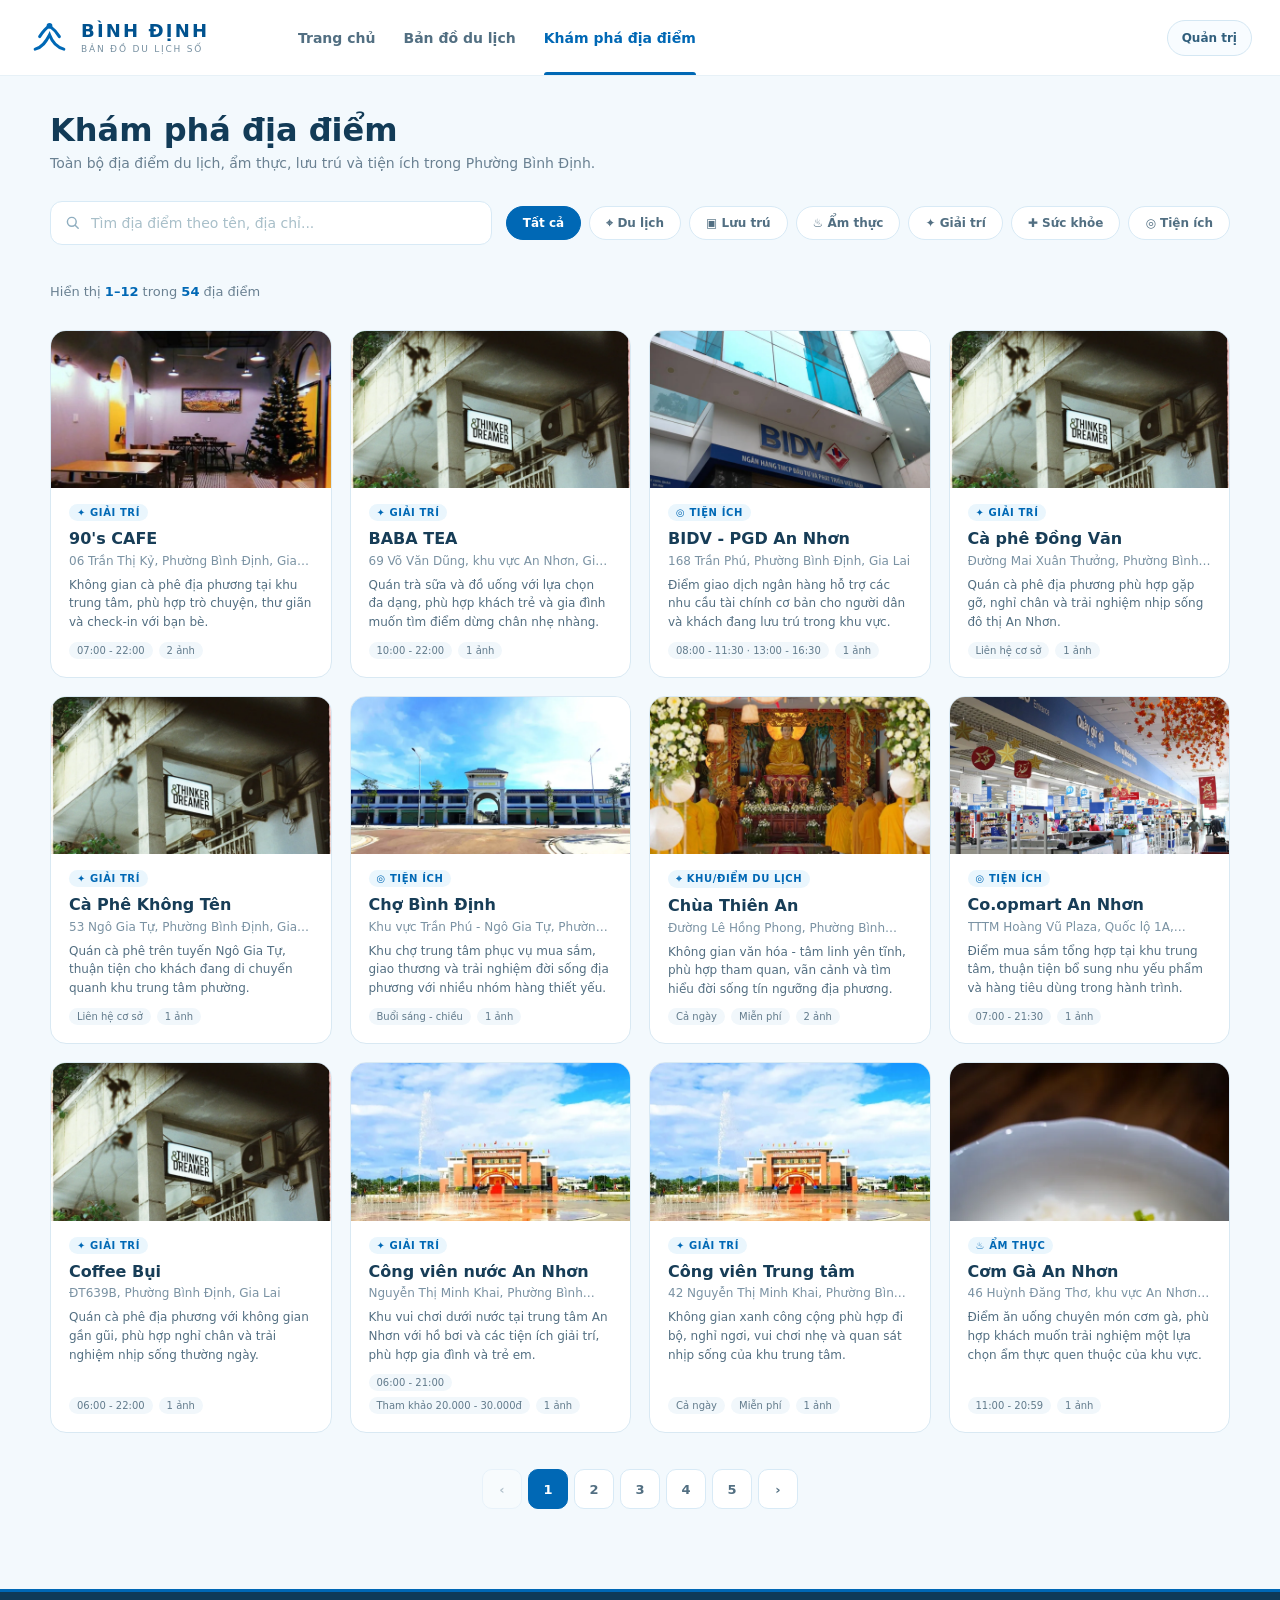
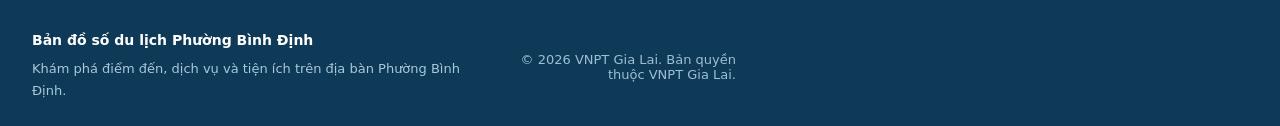
<file: public/kham-pha-dia-diem.html>
<!doctype html>
<html lang="vi">
<head>
  <meta charset="utf-8" />
  <meta name="viewport" content="width=device-width, initial-scale=1" />
  <meta name="copyright" content="VNPT Gia Lai" />
  <meta name="theme-color" content="#0068B5" />
  <title>Khám phá địa điểm | Bản đồ số du lịch Phường Bình Định</title>
  <meta name="description" content="Danh sách đầy đủ các địa điểm du lịch, ẩm thực, lưu trú, giải trí, sức khỏe và tiện ích tại Phường Bình Định." />
  <link rel="stylesheet" href="/assets/css/base.css" />
  <link rel="stylesheet" href="/assets/css/explore.css?v=vnpt-16" />
</head>
<body class="explore-body">

  <header class="site-header">
    <a class="brand" href="/" aria-label="Bản đồ số du lịch Phường Bình Định">
      <span class="brand-mark" aria-hidden="true">
        <svg viewBox="0 0 48 48"><path d="M8 37c8-2 12-8 16-16 3 8 8 14 16 16" fill="none" stroke="currentColor" stroke-width="3.4" stroke-linecap="round"/><path d="M13 23c4-6 8-10 11-12 4 3 8 7 11 12" fill="none" stroke="currentColor" stroke-width="3.4" stroke-linecap="round"/><circle cx="24" cy="11" r="3.2" fill="currentColor"/></svg>
      </span>
      <span class="brand-copy"><strong>BÌNH ĐỊNH</strong><small>BẢN ĐỒ DU LỊCH SỐ</small></span>
    </a>

    <nav class="main-nav" aria-label="Điều hướng chính">
      <a href="/trang-chu.html">Trang chủ</a>
      <a href="/#mapSection">Bản đồ du lịch</a>
      <a class="active" href="/kham-pha-dia-diem.html">Khám phá địa điểm</a>
    </nav>

    <div class="header-actions">
      <a class="admin-link" href="/admin">Quản trị</a>
      <button class="menu-button" id="menuButton" type="button" aria-label="Mở menu" aria-expanded="false">
        <span></span><span></span><span></span>
      </button>
    </div>
  </header>

  <main class="explore-main">

    <div class="explore-hero">
      <h1>Khám phá địa điểm</h1>
      <p>Toàn bộ địa điểm du lịch, ẩm thực, lưu trú và tiện ích trong Phường Bình Định.</p>
    </div>

    <!-- Toolbar: search + category filter -->
    <div class="explore-toolbar">
      <div class="explore-search-wrap">
        <svg width="16" height="16" viewBox="0 0 20 20" fill="none" aria-hidden="true">
          <circle cx="8.5" cy="8.5" r="5.5" stroke="currentColor" stroke-width="1.8"/>
          <path d="M13 13l3.5 3.5" stroke="currentColor" stroke-width="1.8" stroke-linecap="round"/>
        </svg>
        <input
          id="exploreSearchInput"
          type="search"
          placeholder="Tìm địa điểm theo tên, địa chỉ..."
          autocomplete="off"
          aria-label="Tìm kiếm địa điểm"
        />
        <button id="exploreSearchClear" class="explore-search-clear" type="button" aria-label="Xóa tìm kiếm">×</button>
      </div>

      <div class="explore-category-tabs" id="exploreTabs" role="group" aria-label="Lọc theo danh mục">
        <!-- Được render bởi explore.js -->
      </div>
    </div>

    <!-- Status bar -->
    <div class="explore-status">
      <p class="explore-count" id="exploreCount" aria-live="polite"></p>
      <div class="explore-loading" id="exploreLoading" style="display:none" aria-live="polite">
        <span class="explore-spinner"></span>
        <span>Đang tải...</span>
      </div>
    </div>

    <!-- Grid địa điểm -->
    <div class="explore-grid" id="exploreGrid" aria-label="Danh sách địa điểm">
      <!-- Được render bởi explore.js -->
    </div>

    <!-- Phân trang -->
    <nav class="explore-pagination" id="explorePagination" aria-label="Phân trang danh sách địa điểm">
      <!-- Được render bởi explore.js -->
    </nav>

  </main>

  <footer class="site-footer">
    <div>
      <strong>Bản đồ số du lịch Phường Bình Định</strong>
      <p>Khám phá điểm đến, dịch vụ và tiện ích trên địa bàn Phường Bình Định.</p>
    </div>
    <div class="footer-note">© 2026 VNPT Gia Lai. Bản quyền thuộc VNPT Gia Lai.</div>
  </footer>

  <script type="module" src="/assets/js/explore.js?v=vnpt-16"></script>
</body>
</html>
</file>
<file: assets/css/base.css>
:root{--green:#0068B5;--green-dark:#00528F;--mint:#E8F5FD;--ink:#123B57;--muted:#6A8192;--line:#D8EAF6;--surface:#fff;--shadow:0 14px 44px rgba(22,75,108,.14);font-family:Inter,ui-sans-serif,system-ui,-apple-system,BlinkMacSystemFont,"Segoe UI",sans-serif;color:var(--ink);background:#F3F9FD}*{box-sizing:border-box}html,body{margin:0;min-height:100%}body{background:#F3F9FD}button,input,select,textarea{font:inherit}button,a{touch-action:manipulation}a{color:inherit;text-decoration:none}.site-header{height:76px;display:flex;align-items:center;gap:32px;padding:0 28px;background:#fff;border-bottom:1px solid #E7F1F7;position:relative;z-index:1000}.brand{display:flex;align-items:center;gap:10px;min-width:238px}.brand-mark{width:43px;height:43px;color:var(--green);display:grid;place-items:center}.brand-mark svg{width:100%;height:100%}.brand-copy{display:flex;flex-direction:column;line-height:1}.brand-copy strong{font-size:18px;letter-spacing:.12em;color:var(--green-dark)}.brand-copy small{margin-top:5px;font-size:9px;letter-spacing:.2em;color:#7790A1}.main-nav{display:flex;align-items:center;gap:28px;flex:1}.main-nav a{font-size:14px;font-weight:650;color:#526F82;position:relative;padding:29px 0}.main-nav a.active{color:var(--green)}.main-nav a.active:after{content:"";position:absolute;left:0;right:0;bottom:0;height:3px;border-radius:3px 3px 0 0;background:var(--green)}.header-actions{display:flex;align-items:center;gap:10px}.location-pill,.admin-link{border:1px solid #D4E7F3;background:#F8FCFF;border-radius:999px;padding:10px 14px;font-size:12px;font-weight:700;color:#315F7D}.location-pill{display:flex;gap:8px;align-items:center;cursor:pointer}.pulse-dot{width:8px;height:8px;border-radius:50%;background:#00AEEF;box-shadow:0 0 0 5px rgba(0,174,239,.14)}.admin-link:hover,.location-pill:hover{background:#EEF8FE}.menu-button{display:none;width:40px;height:40px;border:0;background:transparent;cursor:pointer}.menu-button span{display:block;width:22px;height:2px;background:#285F7D;margin:4px auto}.site-footer{display:grid;grid-template-columns:2fr 1fr 1fr 1fr;gap:32px;padding:40px 32px 24px;background:#0F3A57;border-top:3px solid var(--green);font-size:13px;color:#9DBFD6}.site-footer strong{color:#fff;display:block;margin-bottom:10px;font-size:14px}.site-footer p{margin:8px 0 0;line-height:1.7;color:#A8C8DC}.footer-brand-desc{font-size:12.5px;line-height:1.75;color:#A8C8DC;margin:8px 0 0}.footer-brand-logo{font-size:17px;font-weight:800;letter-spacing:.04em;color:#fff;display:flex;align-items:center;gap:8px;margin-bottom:12px}.footer-brand-logo svg{width:32px;height:32px;flex-shrink:0}.footer-col h4{font-size:13px;font-weight:700;color:#fff;margin:0 0 14px;padding-bottom:8px;border-bottom:1px solid rgba(255,255,255,.1)}.footer-links{list-style:none;padding:0;margin:0;display:flex;flex-direction:column;gap:8px}.footer-links a{color:#9DBFD6;font-size:12.5px;transition:color .2s}.footer-links a:hover{color:#fff}.footer-links li{display:flex;align-items:center;gap:6px}.footer-links li::before{content:"›";color:var(--green);font-size:14px;line-height:1}.footer-contact-list{list-style:none;padding:0;margin:0;display:flex;flex-direction:column;gap:10px}.footer-contact-list li{display:flex;gap:10px;align-items:flex-start;font-size:12.5px;color:#9DBFD6;line-height:1.5}.footer-contact-list li .icon{width:16px;height:16px;color:var(--green);flex-shrink:0;margin-top:1px}.footer-social{display:flex;gap:10px;margin-top:14px}.footer-social a{width:34px;height:34px;border-radius:8px;background:rgba(255,255,255,.08);display:grid;place-items:center;color:#9DBFD6;transition:background .2s,color .2s}.footer-social a:hover{background:var(--green);color:#fff}.footer-bottom{grid-column:1/-1;border-top:1px solid rgba(255,255,255,.1);padding-top:18px;display:flex;justify-content:space-between;align-items:center;font-size:12px;color:#6A8DA6}.footer-bottom a{color:#6A8DA6}.footer-bottom a:hover{color:#fff}.footer-note{display:flex;align-items:center;text-align:right}@media(max-width:900px){.site-footer{grid-template-columns:1fr 1fr;gap:28px 24px;padding:32px 20px 20px}}@media(max-width:600px){.site-footer{grid-template-columns:1fr;gap:24px;padding:28px 16px 18px}.footer-bottom{flex-direction:column;gap:8px;text-align:center}}@media(min-width:981px){.main-nav .nav-admin,.main-nav .nav-auth{display:none}}.admin-link.auth-register{background:#0068B5;color:#fff;border-color:#0068B5}.admin-link.auth-register:hover{background:#005A9E;color:#fff}
.nav-user{display:none!important}
body.is-logged-in .nav-guest{display:none!important}
@media(min-width:981px){body.is-logged-in .header-actions .nav-user{display:inline-flex!important;align-items:center}}
@media(max-width:980px){body.is-logged-in .site-header.menu-open .main-nav .nav-user{display:flex!important;align-items:center;padding:14px}.main-nav .nav-user[data-user-greeting]{font-size:14px;font-weight:700;color:var(--green)}}
@media(max-width:980px){.main-nav{display:none}.site-header.menu-open .main-nav{display:flex;position:absolute;top:76px;left:0;right:0;background:white;flex-direction:column;align-items:stretch;gap:0;padding:8px 20px 18px;box-shadow:0 14px 28px rgba(0,0,0,.08)}.site-header.menu-open .main-nav a{padding:14px}.main-nav a.active:after{display:none}.menu-button{display:block}.header-actions .admin-link{display:none}.site-header{padding:0 16px}.brand{min-width:0;flex:1}}

/* v13 mobile interaction foundation */
html{-webkit-text-size-adjust:100%;text-size-adjust:100%}body{min-width:0}button,input,select,textarea{max-width:100%}
@media(max-width:980px){
  .site-header{position:relative;z-index:1400}
  .site-header.menu-open .main-nav{z-index:1401;max-height:calc(100dvh - 76px);overflow-y:auto;-webkit-overflow-scrolling:touch}
  .menu-button{position:relative;border-radius:10px}
  .menu-button span{transition:transform .18s ease,opacity .18s ease}
  .site-header.menu-open .menu-button span:nth-child(1){transform:translateY(6px) rotate(45deg)}
  .site-header.menu-open .menu-button span:nth-child(2){opacity:0}
  .site-header.menu-open .menu-button span:nth-child(3){transform:translateY(-6px) rotate(-45deg)}
}
@media(max-width:640px){
  .site-header{height:64px;padding:0 10px}
  .brand-mark{width:38px;height:38px}
  .brand-copy strong{font-size:14px}
  .site-header.menu-open .main-nav{top:64px;max-height:calc(100dvh - 64px);padding:8px 12px 14px}
  .site-header.menu-open .main-nav a{min-height:46px;display:flex;align-items:center;border-radius:10px}
  .menu-button{display:block;flex:0 0 44px;width:44px;height:44px}
}
@media(hover:none){.category-card:hover,.result-item:hover,.admin-link:hover,.location-pill:hover{transform:none}}
@media(prefers-reduced-motion:reduce){*,*::before,*::after{scroll-behavior:auto!important;transition-duration:.01ms!important;animation-duration:.01ms!important;animation-iteration-count:1!important}}
</file>
<file: assets/css/admin.css>
.admin-body{background:#F5FAFE;color:#123B57}.login-body{min-height:100vh}.login-shell{min-height:100vh;display:grid;grid-template-columns:minmax(420px,620px) 1fr}.login-card{background:#fff;padding:58px clamp(28px,7vw,90px);display:flex;flex-direction:column;justify-content:center}.admin-brand{margin-bottom:50px}.login-heading h1,.admin-topbar h1{font-size:34px;margin:8px 0 9px;letter-spacing:-.02em}.login-heading p{color:#758D9D;line-height:1.55;margin:0 0 28px}.eyebrow{text-transform:uppercase;letter-spacing:.14em;font-size:10px;font-weight:800;color:#6B8799}.admin-form{display:grid;gap:16px}.admin-form label,.form-grid label{display:grid;gap:7px;font-size:12px;font-weight:750;color:#3E637A}.admin-form input,.form-grid input,.form-grid select,.toolbar-controls input,.toolbar-controls select,.sync-controls select{width:100%;border:1px solid #D4E7F3;background:#fff;border-radius:11px;padding:12px 13px;outline:0;color:#123B57}.admin-form input:focus,.form-grid input:focus,.form-grid select:focus,.toolbar-controls input:focus,.toolbar-controls select:focus,.sync-controls select:focus{border-color:#42B8EF;box-shadow:0 0 0 3px rgba(0,104,181,.09)}.primary-button,.secondary-button,.ghost-button,.danger-button{border:0;border-radius:11px;padding:13px 16px;font-weight:800;font-size:12px;cursor:pointer}.primary-button{background:#0068B5;color:#fff}.primary-button:hover{background:#005A9E}.primary-button.compact{padding:11px 15px}.secondary-button{background:#E8F5FD;color:#0068B5;border:1px solid #C8E4F5}.ghost-button{background:#f1f5f3;color:#526F82}.danger-button{background:#fff0f1;color:#bd4051;border:1px solid #f2c9cf}.form-message{min-height:18px;color:#bd4051;font-size:11px}.form-message.success{color:#0068B5}.security-note{margin-top:24px;padding:13px;border-radius:12px;background:#F7FBFE;color:#738B9B;font-size:10px;line-height:1.5}.login-visual{position:relative;display:grid;place-items:center;padding:70px;background:radial-gradient(circle at 25% 20%,rgba(0,174,239,.28),transparent 35%),linear-gradient(145deg,#007CC8,#004B84);overflow:hidden}.login-visual:before,.login-visual:after{content:"";position:absolute;border:1px solid rgba(255,255,255,.12);border-radius:50%;width:520px;height:520px}.login-visual:before{right:-120px;bottom:-170px}.login-visual:after{left:-240px;top:-290px}.visual-card{position:relative;z-index:1;max-width:520px;color:#fff}.visual-kicker{display:inline-block;padding:6px 9px;border:1px solid rgba(255,255,255,.22);border-radius:999px;font-size:10px;letter-spacing:.1em;text-transform:uppercase}.visual-card strong{display:block;font-size:42px;line-height:1.05;margin:18px 0 12px}.visual-card p{color:rgba(255,255,255,.72);line-height:1.6}.visual-grid{display:grid;grid-template-columns:repeat(2,1fr);gap:10px;margin-top:25px}.visual-grid span{padding:18px;border-radius:14px;border:1px solid rgba(255,255,255,.15);background:rgba(255,255,255,.06);font-size:12px;font-weight:750}.admin-layout{min-height:100vh;display:grid;grid-template-columns:248px 1fr}.admin-sidebar{position:sticky;top:0;height:100vh;background:#fff;border-right:1px solid #E1EDF6;padding:26px 20px;display:flex;flex-direction:column}.admin-sidebar .admin-brand{margin-bottom:28px}.admin-nav{display:grid;gap:6px}.admin-nav a{padding:11px 12px;border-radius:10px;font-size:12px;font-weight:750;color:#607A8C}.admin-nav a:hover,.admin-nav a.active{background:#edf8f4;color:#0068B5}.sidebar-user{margin-top:auto;border-top:1px solid #e7eeeb;padding-top:18px;display:grid;grid-template-columns:34px 1fr;gap:9px;align-items:center}.avatar{width:34px;height:34px;border-radius:10px;display:grid;place-items:center;background:#0068B5;color:#fff;font-size:12px;font-weight:900}.sidebar-user strong,.sidebar-user small{display:block;font-size:11px}.sidebar-user small{color:#8a9a95;margin-top:2px}.sidebar-user button{grid-column:1/-1;border:0;background:#f5f8f7;color:#607A8C;border-radius:9px;padding:9px;cursor:pointer;font-size:10px;font-weight:750}.admin-main{padding:32px 36px 60px;max-width:1500px;width:100%;margin:0 auto}.admin-topbar{display:flex;align-items:center;justify-content:space-between;gap:18px;margin-bottom:24px}.admin-topbar h1{margin-bottom:0}.stats-grid{display:grid;grid-template-columns:repeat(4,1fr);gap:14px;margin-bottom:18px}.stats-grid article{background:#fff;border:1px solid #DCEBF5;border-radius:14px;padding:18px}.stats-grid span{font-size:10px;color:#738B9B}.stats-grid strong{display:block;margin-top:8px;font-size:27px;color:#123B57}.admin-card{background:#fff;border:1px solid #DCEBF5;border-radius:16px;padding:20px;margin-top:18px;box-shadow:0 9px 30px rgba(24,61,50,.04)}.card-toolbar{display:flex;justify-content:space-between;gap:20px;align-items:flex-end;margin-bottom:16px}.admin-card h2{font-size:18px;margin:4px 0 5px}.admin-card p{font-size:11px;color:#768E9E;line-height:1.5;margin:0}.toolbar-controls{display:flex;gap:8px;min-width:420px}.toolbar-controls input{min-width:220px}.table-wrap{overflow:auto}.admin-table{width:100%;border-collapse:collapse;min-width:830px}.admin-table th,.admin-table td{text-align:left;border-bottom:1px solid #EAF3F8;padding:11px 9px;font-size:11px;vertical-align:middle}.admin-table th{font-size:9px;text-transform:uppercase;letter-spacing:.09em;color:#8c9b96}.admin-table td strong{display:block;color:#315F7D}.admin-table td small{color:#889a94}.badge{display:inline-flex;padding:4px 7px;border-radius:999px;background:#F1F7FB;color:#607A8C;font-size:9px;font-weight:750}.badge.published{background:#E8F5FD;color:#0068B5}.badge.draft{background:#fff4df;color:#a36c0e}.edit-button{border:0;background:#eff7f4;color:#0068B5;border-radius:8px;padding:7px 9px;font-size:10px;font-weight:750;cursor:pointer}.table-empty{padding:28px;text-align:center;color:#85958f;font-size:11px}.sync-card{display:flex;align-items:center;justify-content:space-between;gap:24px}.sync-controls{display:flex;gap:9px;align-items:center}.sync-controls select{min-width:170px}.place-dialog{border:0;padding:0;border-radius:18px;width:min(760px,calc(100% - 28px));box-shadow:0 30px 70px rgba(13,48,38,.25)}.place-dialog::backdrop{background:rgba(13,42,34,.52);backdrop-filter:blur(3px)}.dialog-card{padding:22px}.dialog-header{display:flex;align-items:flex-start;justify-content:space-between;margin-bottom:18px}.dialog-header h2{margin:5px 0 0}.icon-button{width:36px;height:36px;border:0;border-radius:10px;background:#f2f6f4;color:#4F6F83;font-size:22px;cursor:pointer}.form-grid{display:grid;grid-template-columns:1fr 1fr;gap:14px}.span-2{grid-column:1/-1}.dialog-actions{display:grid;grid-template-columns:auto 1fr auto auto;gap:8px;align-items:center;margin-top:18px}@media(max-width:980px){.login-shell{grid-template-columns:1fr}.login-visual{display:none}.admin-layout{grid-template-columns:1fr}.admin-sidebar{position:relative;height:auto;border-right:0;border-bottom:1px solid #E1EDF6;padding:14px 18px;display:grid;grid-template-columns:1fr auto;align-items:center}.admin-sidebar .admin-brand{margin:0}.admin-nav{display:none}.sidebar-user{margin:0;padding:0;border:0;grid-template-columns:34px auto auto}.sidebar-user button{grid-column:auto}.admin-main{padding:22px 16px 50px}.stats-grid{grid-template-columns:repeat(2,1fr)}.card-toolbar,.sync-card{align-items:stretch;flex-direction:column}.toolbar-controls{min-width:0;flex-direction:column}.toolbar-controls input{min-width:0}.sync-controls{align-items:stretch}.form-grid{grid-template-columns:1fr}.span-2{grid-column:auto}}@media(max-width:520px){.admin-topbar{align-items:flex-start;flex-direction:column}.stats-grid{grid-template-columns:1fr 1fr}.sync-controls{flex-direction:column}.dialog-actions{grid-template-columns:1fr 1fr}.dialog-actions span{display:none}.danger-button{grid-column:1/-1}.login-card{padding:34px 22px}.login-heading h1{font-size:28px}}

/* v3: SQLite CRUD + coordinate picker + responsive admin */
button:disabled{opacity:.6;cursor:not-allowed}.source-badge{display:inline-flex;padding:4px 7px;border-radius:999px;background:#eef3f8;color:#526b7b;font-size:9px;font-weight:750;white-space:nowrap}.coordinate-helper{display:flex;align-items:center;justify-content:space-between;gap:12px;margin-top:-3px;color:#738B9B;font-size:10px;font-weight:500;line-height:1.45}.text-button{border:0;background:transparent;color:#0068B5;font-size:10px;font-weight:800;cursor:pointer;padding:4px 0;white-space:nowrap}.coordinate-map-wrap{position:relative;border:1px solid #D6E8F3;border-radius:13px;overflow:hidden;background:#F3F9FD}.place-map{height:250px;width:100%;background:#D6E8F3}.place-map-hint{position:absolute;left:10px;bottom:10px;z-index:500;max-width:calc(100% - 20px);padding:7px 10px;border-radius:9px;background:rgba(255,255,255,.94);box-shadow:0 4px 15px rgba(22,75,108,.12);font-size:10px;font-weight:700;color:#4D6E82;pointer-events:none}.place-dialog{max-height:92dvh;overflow:auto}.dialog-card{min-width:0}.admin-table td{max-width:280px}.admin-table td:nth-child(3){white-space:normal;line-height:1.45}.leaflet-container{font-family:inherit}

@media(max-width:760px){
  .admin-sidebar{grid-template-columns:minmax(0,1fr) auto;padding:12px 14px;gap:10px}.admin-sidebar .brand-mark{width:34px;height:34px}.admin-sidebar .brand-copy strong{font-size:14px}.admin-sidebar .brand-copy small{font-size:8px}.sidebar-user{grid-template-columns:30px auto}.sidebar-user .avatar{width:30px;height:30px}.sidebar-user>div{display:none}.sidebar-user button{padding:8px 10px}.admin-main{padding:18px 12px 40px}.admin-topbar{margin-bottom:16px}.admin-topbar h1{font-size:26px}.admin-topbar .primary-button{width:100%}.stats-grid{gap:9px}.stats-grid article{padding:14px}.stats-grid strong{font-size:23px}.admin-card{padding:14px;border-radius:14px;margin-top:12px}.card-toolbar{gap:13px}.toolbar-controls{width:100%}.table-wrap{overflow:visible}.admin-table{min-width:0;display:block}.admin-table thead{display:none}.admin-table tbody{display:grid;gap:10px}.admin-table tr{display:grid;grid-template-columns:1fr 1fr;border:1px solid #E0EDF6;border-radius:12px;padding:11px;background:#fff;box-shadow:0 4px 12px rgba(24,61,50,.035)}.admin-table td{display:grid;gap:4px;align-content:start;max-width:none;border:0;padding:6px 4px;font-size:11px;min-width:0;overflow-wrap:anywhere}.admin-table td:before{content:attr(data-label);font-size:8px;letter-spacing:.08em;text-transform:uppercase;color:#94a29d;font-weight:800}.admin-table td:first-child,.admin-table td:nth-child(3),.admin-table td:last-child{grid-column:1/-1}.admin-table td:last-child{padding-top:8px}.edit-button{width:100%;padding:9px}.sync-card{gap:16px}.place-dialog{width:calc(100% - 14px);max-height:96dvh;border-radius:14px}.dialog-card{padding:14px}.dialog-header{margin-bottom:13px}.dialog-header h2{font-size:20px}.coordinate-helper{align-items:flex-start;flex-direction:column;gap:5px}.place-map{height:220px}.dialog-actions{position:sticky;bottom:-14px;z-index:600;margin:15px -14px -14px;padding:11px 14px;background:rgba(255,255,255,.97);border-top:1px solid #E6F1F7;backdrop-filter:blur(8px)}
}

@media(max-width:420px){
  .stats-grid{grid-template-columns:1fr 1fr}.stats-grid span{font-size:9px}.admin-table tr{grid-template-columns:1fr}.admin-table td,.admin-table td:first-child,.admin-table td:nth-child(3),.admin-table td:last-child{grid-column:1}.dialog-actions{grid-template-columns:1fr 1fr}.dialog-actions .danger-button{grid-column:1/-1}.dialog-actions .primary-button,.dialog-actions .ghost-button{width:100%}
}

/* v4: media library + article editor */
.place-dialog.place-dialog-wide{inset:0;width:auto;max-width:none;height:auto;max-height:none;margin:0;border-radius:0}.place-content-editor{margin-top:24px;padding-top:22px;border-top:1px solid #DFEDF6}.editor-section-head{display:flex;align-items:flex-start;justify-content:space-between;gap:18px;margin-bottom:12px}.editor-section-head h3{margin:4px 0 5px;font-size:17px;color:#123B57}.editor-section-head p{margin:0;color:#768E9E;font-size:11px;line-height:1.5}.editor-note{font-size:10px;color:#738B9B;white-space:nowrap}.text-link{color:#0068B5;font-size:11px;font-weight:800;text-decoration:none;white-space:nowrap}.upload-row{display:grid;grid-template-columns:minmax(0,1fr) auto;gap:10px;align-items:center}.upload-row input[type=file]{width:100%;border:1px dashed #cfded8;border-radius:11px;padding:9px;background:#FBFDFF;font-size:11px}.image-admin-grid{display:grid;grid-template-columns:repeat(2,minmax(0,1fr));gap:12px;margin-top:14px}.image-admin-card{min-width:0;border:1px solid #D8EAF6;border-radius:14px;padding:11px;background:#FBFDFF;display:grid;gap:9px}.image-preview-wrap{position:relative;aspect-ratio:16/9;border-radius:10px;overflow:hidden;background:#E5F0F7}.image-preview-wrap img{width:100%;height:100%;object-fit:cover;display:block}.cover-chip{position:absolute;top:8px;left:8px;padding:4px 7px;border-radius:999px;background:rgba(0,104,181,.92);color:#fff;font-size:9px;font-weight:800}.image-admin-card label{display:grid;gap:5px}.image-admin-card label>span{font-size:9px;font-weight:800;color:#647E90}.image-admin-card input{min-width:0}.image-meta-row{display:grid;grid-template-columns:110px minmax(0,1fr);gap:10px;align-items:end}.cover-check{display:flex!important;flex-direction:row!important;align-items:center;gap:7px!important;min-height:36px}.cover-check input{width:auto}.image-card-actions{display:flex;justify-content:flex-end;gap:8px;flex-wrap:wrap}.editor-empty{grid-column:1/-1;padding:18px;border:1px dashed #ccdcd6;border-radius:12px;text-align:center;color:#738B9B;font-size:11px;background:#FBFDFF}.article-editor{margin-top:24px;padding-top:22px;border-top:1px solid #DFEDF6}.article-form-grid textarea{width:100%;resize:vertical}.article-actions{display:flex;justify-content:flex-end;gap:9px;margin-top:12px}.content-badges{display:flex;gap:5px;flex-wrap:wrap}.source-badge.has-content{background:#E8F5FD;color:#0068B5}
@media(max-width:760px){.place-dialog.place-dialog-wide{inset:0;width:auto;max-width:none;height:auto;margin:0;border-radius:0}.editor-section-head{flex-direction:column;gap:6px}.upload-row{grid-template-columns:1fr}.upload-row .secondary-button{width:100%}.image-admin-grid{grid-template-columns:1fr}.image-meta-row{grid-template-columns:90px minmax(0,1fr)}.article-actions{display:grid;grid-template-columns:1fr 1fr}.article-actions button{width:100%}.place-content-editor{margin-top:18px;padding-top:18px}}
@media(max-width:420px){.image-meta-row{grid-template-columns:1fr}.cover-check{min-height:auto}.article-actions{grid-template-columns:1fr}}
/* v5: self-hosted panorama 360 editor */
.panorama-editor{margin-top:24px;padding-top:22px;border-top:1px solid #DFEDF6}.panorama-admin-grid{display:grid;grid-template-columns:repeat(2,minmax(0,1fr));gap:12px;margin-top:14px}.panorama-admin-card{min-width:0;border:1px solid #D8EAF6;border-radius:14px;padding:11px;background:#FBFDFF;display:grid;gap:9px}.panorama-preview-wrap{position:relative;aspect-ratio:2/1;border-radius:10px;overflow:hidden;background:#E5F0F7}.panorama-preview-wrap img{width:100%;height:100%;object-fit:cover;display:block}.panorama-chip{position:absolute;top:8px;left:8px;padding:4px 7px;border-radius:999px;background:rgba(0,104,181,.92);color:#fff;font-size:9px;font-weight:800}.panorama-admin-card label{display:grid;gap:5px}.panorama-admin-card label>span{font-size:9px;font-weight:800;color:#647E90}.panorama-admin-card input{min-width:0}.panorama-meta-row{display:grid;grid-template-columns:80px 1fr 1fr;gap:8px}.panorama-card-actions{display:flex;justify-content:flex-end;gap:8px;flex-wrap:wrap}@media(max-width:760px){.panorama-admin-grid{grid-template-columns:1fr}.panorama-meta-row{grid-template-columns:1fr 1fr 1fr}.panorama-editor{margin-top:18px;padding-top:18px}}@media(max-width:420px){.panorama-meta-row{grid-template-columns:1fr}.panorama-card-actions{display:grid;grid-template-columns:1fr 1fr}.panorama-card-actions button{width:100%}}

/* v6: replace an existing panorama file in-place */
.panorama-replace-field{padding:9px;border:1px dashed #cfddd8;border-radius:10px;background:#fff}.panorama-replace-field input[type=file]{width:100%;padding:7px;border:1px solid #e1eae7;border-radius:8px;background:#FBFDFF;font-size:10px}.panorama-replace-field small{font-size:9px;color:#82928d;overflow-wrap:anywhere}

.admin-copyright{margin-top:10px;text-align:center;color:#91a09b;font-size:9px}.login-copyright{display:block;margin-top:28px;color:rgba(255,255,255,.62);font-size:10px}.admin-sidebar .admin-copyright{margin-top:10px}@media(max-width:980px){.admin-copyright{display:none}}

/* v13 mobile admin */
@media(max-width:760px){
  .admin-body{overflow-x:hidden}.admin-main{padding-bottom:calc(32px + env(safe-area-inset-bottom))!important}
  .admin-sidebar{position:sticky!important;top:0!important;z-index:900;background:#fff}
  .admin-card{overflow:hidden}.admin-topbar .primary-button,.edit-button,.secondary-button,.ghost-button,.danger-button{min-height:44px}
  .place-dialog{inset:0!important;width:100%!important;max-width:none!important;height:100%!important;max-height:none!important;margin:0!important;border-radius:0!important;overflow:hidden!important;background:#fff}
  .place-dialog::backdrop{backdrop-filter:none!important;-webkit-backdrop-filter:none!important;background:rgba(13,42,34,.42)!important}
  .dialog-card{height:100%;overflow-y:auto;-webkit-overflow-scrolling:touch;overscroll-behavior:contain;padding:0 14px calc(86px + env(safe-area-inset-bottom))!important}
  .dialog-header{position:sticky;top:0;z-index:750;margin:0 -14px 14px!important;padding:12px 14px 10px;background:rgba(255,255,255,.98);border-bottom:1px solid #E6F1F7}
  .dialog-header .icon-button{flex:0 0 42px;width:42px;height:42px}
  .dialog-actions{position:fixed!important;left:0;right:0;bottom:0!important;z-index:1001;margin:0!important;padding:10px 12px calc(10px + env(safe-area-inset-bottom))!important;background:#fff!important;border-top:1px solid #e1ebe7!important;box-shadow:0 -8px 24px rgba(22,75,108,.08);grid-template-columns:1fr 1fr!important}
  .dialog-actions>span{display:none!important}.dialog-actions .danger-button{grid-column:1/-1!important}.dialog-actions button{width:100%;min-height:44px}
  .place-map{height:min(34dvh,260px)!important}.upload-row input[type=file]{min-height:44px}.panorama-card-actions button,.image-card-actions button{min-height:42px}
  .form-grid input,.form-grid select,.form-grid textarea,.toolbar-controls input,.toolbar-controls select{font-size:16px!important}
}
@media(max-width:420px){
  .stats-grid{grid-template-columns:1fr 1fr!important}.stats-grid article{padding:11px!important}.stats-grid strong{font-size:21px!important}
  .admin-sidebar .brand-copy small{display:none}.sidebar-user button{min-height:40px}
  .dialog-actions{grid-template-columns:1fr 1fr!important}.dialog-actions .danger-button{grid-column:1/-1!important}
}
</file>
<file: assets/css/explore.css>
/* =============================================
   Trang Khám phá địa điểm — explore.css
   ============================================= */

.explore-body {
  background: #F3F9FD;
  color: #123B57;
}

.explore-main {
  width: min(1180px, calc(100% - 32px));
  margin: 0 auto;
  padding: 36px 0 80px;
}

/* ---------- Hero / heading ---------- */
.explore-hero {
  margin-bottom: 30px;
}
.explore-hero h1 {
  font-size: 32px;
  font-weight: 800;
  color: #123B57;
  margin: 0 0 6px;
  line-height: 1.15;
}
.explore-hero p {
  color: #6A8192;
  font-size: 14px;
  margin: 0;
}

/* ---------- Toolbar (search + category) ---------- */
.explore-toolbar {
  display: flex;
  gap: 14px;
  align-items: center;
  margin-bottom: 26px;
  flex-wrap: wrap;
  overflow: visible;
}

.explore-search-wrap {
  display: flex;
  align-items: center;
  gap: 8px;
  flex: 1;
  min-width: 0;
  background: #fff;
  border: 1px solid #D8EAF6;
  border-radius: 12px;
  padding: 0 14px;
  height: 44px;
  min-height: 44px;
  box-sizing: border-box;
}
.explore-search-wrap svg {
  flex-shrink: 0;
  color: #8FAEC0;
}
.explore-search-wrap input {
  border: 0;
  outline: none;
  flex: 1;
  font-size: 14px;
  color: #123B57;
  background: transparent;
  min-width: 0;
}
.explore-search-wrap input::placeholder {
  color: #A8BFC9;
}
/* Ẩn nút clear native của browser (input[type=search]) */
.explore-search-wrap input::-webkit-search-cancel-button,
.explore-search-wrap input::-webkit-search-decoration {
  -webkit-appearance: none;
  appearance: none;
}
.explore-search-clear {
  border: 0;
  background: transparent;
  cursor: pointer;
  color: #A8BFC9;
  font-size: 18px;
  line-height: 1;
  padding: 0 2px;
  display: none;
}
.explore-search-clear.visible {
  display: block;
}

.explore-category-tabs {
  display: flex;
  gap: 8px;
  flex-wrap: wrap;
}
.explore-tab {
  border: 1px solid #D8EAF6;
  background: #fff;
  color: #526F82;
  border-radius: 999px;
  padding: 9px 16px;
  font-size: 12px;
  font-weight: 700;
  cursor: pointer;
  white-space: nowrap;
  transition: background .15s, color .15s, border-color .15s;
}
.explore-tab:hover {
  background: #EEF8FE;
  border-color: #AACDE0;
}
.explore-tab.active {
  background: #0068B5;
  color: #fff;
  border-color: #0068B5;
}

/* ---------- Status bar ---------- */
.explore-status {
  display: flex;
  align-items: center;
  justify-content: space-between;
  gap: 12px;
  margin-bottom: 18px;
  flex-wrap: wrap;
}
.explore-count {
  font-size: 13px;
  color: #6A8192;
}
.explore-count strong {
  color: #0068B5;
  font-weight: 800;
}
.explore-loading {
  display: flex;
  align-items: center;
  gap: 8px;
  font-size: 12px;
  color: #8FAEC0;
}
.explore-spinner {
  width: 14px;
  height: 14px;
  border: 2px solid #D8EAF6;
  border-top-color: #0068B5;
  border-radius: 50%;
  animation: explore-spin .7s linear infinite;
  flex-shrink: 0;
}
@keyframes explore-spin {
  to { transform: rotate(360deg); }
}

/* ---------- Grid ---------- */
.explore-grid {
  display: grid;
  grid-template-columns: repeat(auto-fill, minmax(280px, 1fr));
  gap: 18px;
}

/* ---------- Place card ---------- */
.explore-card {
  background: #fff;
  border: 1px solid #D9E9F3;
  border-radius: 16px;
  overflow: hidden;
  cursor: pointer;
  text-align: left;
  padding: 0;
  display: flex;
  flex-direction: column;
  transition: box-shadow .18s, transform .18s;
  text-decoration: none;
  color: inherit;
}
.explore-card:hover {
  box-shadow: 0 8px 28px rgba(22, 75, 108, .12);
  transform: translateY(-2px);
}

.explore-card-thumb {
  width: 100%;
  aspect-ratio: 16 / 9;
  background: #E5F0F7;
  display: grid;
  place-items: center;
  overflow: hidden;
  flex-shrink: 0;
}
.explore-card-thumb img {
  width: 100%;
  height: 100%;
  object-fit: cover;
  display: block;
}
.explore-card-thumb-placeholder {
  font-size: 32px;
  color: #A8C8DA;
}

.explore-card-body {
  padding: 16px 18px 18px;
  display: flex;
  flex-direction: column;
  flex: 1;
}
.explore-card-cat {
  display: inline-flex;
  align-items: center;
  gap: 4px;
  padding: 3px 8px;
  border-radius: 999px;
  background: #EAF6FD;
  color: #0068B5;
  font-size: 10px;
  font-weight: 850;
  text-transform: uppercase;
  letter-spacing: .06em;
  margin-bottom: 8px;
  width: fit-content;
}
.explore-card-name {
  font-size: 16px;
  font-weight: 750;
  color: #173D57;
  margin: 0 0 4px;
  line-height: 1.3;
  overflow: hidden;
  display: -webkit-box;
  -webkit-line-clamp: 2;
  -webkit-box-orient: vertical;
}
.explore-card-address {
  font-size: 12px;
  color: #7A92A3;
  margin: 0 0 8px;
  overflow: hidden;
  display: -webkit-box;
  -webkit-line-clamp: 1;
  -webkit-box-orient: vertical;
}
.explore-card-note {
  font-size: 12px;
  color: #536F82;
  line-height: 1.55;
  flex: 1;
  overflow: hidden;
  display: -webkit-box;
  -webkit-line-clamp: 3;
  -webkit-box-orient: vertical;
  margin: 0 0 10px;
}
.explore-card-pills {
  display: flex;
  gap: 6px;
  flex-wrap: wrap;
  margin-top: auto;
}
.explore-card-pill {
  padding: 3px 8px;
  border-radius: 999px;
  background: #F1F7FB;
  color: #627B8C;
  font-size: 10px;
}

/* ---------- Empty state ---------- */
.explore-empty {
  grid-column: 1 / -1;
  padding: 60px 24px;
  text-align: center;
  background: #fff;
  border: 1px dashed #C9DCE8;
  border-radius: 18px;
  color: #7A92A3;
}
.explore-empty p {
  margin: 8px 0 0;
  font-size: 13px;
}

/* ---------- Pagination ---------- */
.explore-pagination {
  display: flex;
  align-items: center;
  justify-content: center;
  gap: 6px;
  margin-top: 36px;
  flex-wrap: wrap;
}
.explore-page-btn {
  min-width: 40px;
  height: 40px;
  border: 1px solid #D8EAF6;
  background: #fff;
  border-radius: 10px;
  font-size: 13px;
  font-weight: 700;
  color: #526F82;
  cursor: pointer;
  padding: 0 12px;
  display: inline-flex;
  align-items: center;
  justify-content: center;
  transition: background .14s, color .14s, border-color .14s;
}
.explore-page-btn:hover:not(:disabled) {
  background: #EEF8FE;
  border-color: #AACDE0;
}
.explore-page-btn.active {
  background: #0068B5;
  color: #fff;
  border-color: #0068B5;
}
.explore-page-btn:disabled {
  opacity: .4;
  cursor: not-allowed;
}
.explore-page-ellipsis {
  color: #A8BFC9;
  font-size: 14px;
  padding: 0 4px;
  user-select: none;
}

/* ---------- Responsive ---------- */
@media (max-width: 900px) {
  .explore-grid {
    grid-template-columns: repeat(auto-fill, minmax(240px, 1fr));
    gap: 14px;
  }
}
@media (max-width: 640px) {
  .explore-main {
    width: calc(100% - 18px);
    padding: 18px 0 60px;
  }
  .explore-hero h1 {
    font-size: 24px;
  }
  /* Toolbar thành 2 row riêng: search trên, tabs dưới */
  .explore-toolbar {
    flex-direction: column;
    align-items: stretch;
    gap: 8px;
  }
  /* Search full-width */
  .explore-search-wrap {
    width: 100%;
    min-width: 0 !important;
    height: 44px !important;
    border-radius: 12px;
    padding: 0 12px;
    box-sizing: border-box;
  }
  .explore-search-wrap input {
    font-size: 14px;
    height: 100%;
  }
  /* Tabs: scroll ngang, thoát overflow */
  .explore-category-tabs {
    display: flex;
    flex-wrap: nowrap;
    overflow-x: auto;
    overflow-y: visible;
    -webkit-overflow-scrolling: touch;
    overscroll-behavior-x: contain;
    gap: 6px;
    padding-bottom: 4px;
    margin-bottom: -4px; /* bù lại padding để không bị clip */
    scrollbar-width: none;
    width: 100%;
  }
  .explore-category-tabs::-webkit-scrollbar {
    display: none;
  }
  .explore-tab {
    flex-shrink: 0;
    padding: 8px 14px;
    font-size: 12px;
  }
  .explore-grid {
    grid-template-columns: 1fr 1fr;
    gap: 10px;
  }
  .explore-card-body {
    padding: 12px 13px 14px;
  }
  .explore-card-name {
    font-size: 14px;
  }
}
@media (max-width: 400px) {
  .explore-grid {
    grid-template-columns: 1fr;
  }
}
</file>
<file: assets/css/home.css>
/* =============================================
   Trang chủ — home.css
   ============================================= */

.home-body {
  background: #F3F9FD;
  color: #123B57;
}

/* ---- Hero / Slideshow ---- */
.hero {
  position: relative;
  height: min(78vh, 680px);
  min-height: 420px;
  overflow: hidden;
  background: #0a2a40;
}

.hero-slides {
  display: flex;
  height: 100%;
  transition: transform .65s cubic-bezier(.4,0,.2,1);
  will-change: transform;
}

.hero-slide {
  flex: 0 0 100%;
  height: 100%;
  position: relative;
}

.hero-slide img {
  width: 100%;
  height: 100%;
  object-fit: cover;
  display: block;
}

/* gradient overlay */
.hero-slide::after {
  content: "";
  position: absolute;
  inset: 0;
  background: linear-gradient(
    to bottom,
    rgba(5,25,45,.18) 0%,
    rgba(5,25,45,.08) 40%,
    rgba(5,25,45,.55) 75%,
    rgba(5,25,45,.82) 100%
  );
}

/* Hero copy */
.hero-copy {
  position: absolute;
  bottom: 0;
  left: 0;
  right: 0;
  z-index: 2;
  padding: 0 min(80px, 8vw) 52px;
  pointer-events: none;
}
.hero-eyebrow {
  display: inline-flex;
  align-items: center;
  gap: 7px;
  background: rgba(0,104,181,.72);
  color: #fff;
  font-size: 10px;
  font-weight: 800;
  letter-spacing: .14em;
  text-transform: uppercase;
  padding: 5px 12px;
  border-radius: 999px;
  margin-bottom: 14px;
}
.hero-copy h1 {
  font-size: clamp(28px, 5vw, 56px);
  font-weight: 850;
  color: #fff;
  margin: 0 0 12px;
  line-height: 1.1;
  text-shadow: 0 2px 12px rgba(0,0,0,.35);
  max-width: 720px;
}
.hero-copy p {
  font-size: clamp(13px, 1.8vw, 17px);
  color: rgba(255,255,255,.88);
  margin: 0 0 26px;
  max-width: 580px;
  line-height: 1.6;
  text-shadow: 0 1px 6px rgba(0,0,0,.3);
}
.hero-actions {
  display: flex;
  gap: 12px;
  flex-wrap: wrap;
  pointer-events: all;
}
.hero-btn {
  display: inline-flex;
  align-items: center;
  gap: 7px;
  padding: 13px 24px;
  border-radius: 12px;
  font-size: 14px;
  font-weight: 750;
  text-decoration: none;
  border: 0;
  cursor: pointer;
  transition: opacity .15s, transform .15s;
}
.hero-btn:hover { opacity: .88; transform: translateY(-1px); }
.hero-btn.primary { background: #0068B5; color: #fff; }
.hero-btn.secondary { background: rgba(255,255,255,.18); color: #fff; border: 1.5px solid rgba(255,255,255,.55); backdrop-filter: blur(6px); }

/* Slide dots */
.hero-dots {
  position: absolute;
  bottom: 18px;
  right: min(80px, 8vw);
  z-index: 3;
  display: flex;
  gap: 7px;
}
.hero-dot {
  width: 8px;
  height: 8px;
  border-radius: 50%;
  background: rgba(255,255,255,.45);
  border: 0;
  cursor: pointer;
  padding: 0;
  transition: background .2s, transform .2s;
}
.hero-dot.active {
  background: #fff;
  transform: scale(1.3);
}

/* Prev / Next arrows */
.hero-arrow {
  position: absolute;
  top: 50%;
  transform: translateY(-50%);
  z-index: 3;
  width: 44px;
  height: 44px;
  border-radius: 50%;
  border: 0;
  background: rgba(255,255,255,.2);
  color: #fff;
  font-size: 20px;
  cursor: pointer;
  display: grid;
  place-items: center;
  backdrop-filter: blur(6px);
  transition: background .15s;
}
.hero-arrow:hover { background: rgba(255,255,255,.38); }
.hero-arrow.prev { left: 20px; }
.hero-arrow.next { right: 20px; }

/* Slide caption */
.hero-caption {
  position: absolute;
  bottom: 18px;
  left: min(80px, 8vw);
  z-index: 3;
  font-size: 11px;
  color: rgba(255,255,255,.65);
}

/* ---- Common page wrapper ---- */
.home-main {
  width: min(1180px, calc(100% - 32px));
  margin: 0 auto;
}

/* ---- Section styles ---- */
.home-section {
  padding: 64px 0;
}
.home-section + .home-section {
  border-top: 1px solid #E2EEF6;
}
.section-label {
  font-size: 10px;
  font-weight: 850;
  letter-spacing: .18em;
  text-transform: uppercase;
  color: #0068B5;
  margin-bottom: 8px;
}
.section-title {
  font-size: clamp(22px, 3.5vw, 34px);
  font-weight: 800;
  color: #123B57;
  margin: 0 0 10px;
  line-height: 1.2;
}
.section-sub {
  font-size: 15px;
  color: #6A8192;
  margin: 0 0 38px;
  max-width: 560px;
  line-height: 1.65;
}

/* ---- Stats bar ---- */
.stats-bar {
  display: grid;
  grid-template-columns: repeat(4, 1fr);
  gap: 1px;
  background: #D8EAF6;
  border: 1px solid #D8EAF6;
  border-radius: 18px;
  overflow: hidden;
  margin: -48px auto 0;
  position: relative;
  z-index: 4;
  max-width: 900px;
}
.stat-item {
  background: #fff;
  padding: 26px 22px;
  text-align: center;
}
.stat-number {
  font-size: 36px;
  font-weight: 850;
  color: #0068B5;
  line-height: 1;
  display: block;
}
.stat-unit {
  font-size: 13px;
  font-weight: 700;
  color: #0068B5;
}
.stat-label {
  font-size: 12px;
  color: #7A92A3;
  margin-top: 5px;
  display: block;
}

/* ---- Intro section ---- */
.intro-grid {
  display: grid;
  grid-template-columns: 1fr 1fr;
  gap: 52px;
  align-items: center;
}
.intro-text p {
  font-size: 15px;
  line-height: 1.8;
  color: #4D6E82;
  margin: 0 0 16px;
}
.intro-text p:last-child { margin: 0; }
.intro-image {
  border-radius: 20px;
  overflow: hidden;
  aspect-ratio: 4/3;
  box-shadow: 0 18px 54px rgba(22,75,108,.14);
}
.intro-image img {
  width: 100%;
  height: 100%;
  object-fit: cover;
  display: block;
}

/* ---- Category cards ---- */
.category-showcase {
  display: grid;
  grid-template-columns: repeat(3, 1fr);
  gap: 18px;
}
.cat-card {
  background: #fff;
  border: 1px solid #D9E9F3;
  border-radius: 18px;
  padding: 28px 24px;
  text-decoration: none;
  color: inherit;
  display: flex;
  flex-direction: column;
  gap: 10px;
  transition: box-shadow .18s, transform .18s;
}
.cat-card:hover {
  box-shadow: 0 8px 28px rgba(22,75,108,.12);
  transform: translateY(-3px);
}
.cat-card-icon {
  font-size: 28px;
  line-height: 1;
}
.cat-card-name {
  font-size: 16px;
  font-weight: 750;
  color: #173D57;
}
.cat-card-desc {
  font-size: 12px;
  color: #7A92A3;
  line-height: 1.6;
  flex: 1;
}
.cat-card-count {
  font-size: 11px;
  font-weight: 700;
  color: #0068B5;
}

/* ---- Highlight places (mini cards horizontal scroll) ---- */
.highlights-scroll {
  display: grid;
  grid-template-columns: repeat(4, 1fr);
  gap: 16px;
}
.highlight-card {
  background: #fff;
  border: 1px solid #D9E9F3;
  border-radius: 14px;
  overflow: hidden;
  text-decoration: none;
  color: inherit;
  transition: box-shadow .18s, transform .18s;
  display: flex;
  flex-direction: column;
}
.highlight-card:hover {
  box-shadow: 0 8px 24px rgba(22,75,108,.12);
  transform: translateY(-2px);
}
.highlight-thumb {
  aspect-ratio: 4/3;
  background: #E5F0F7;
  overflow: hidden;
}
.highlight-thumb img {
  width: 100%;
  height: 100%;
  object-fit: cover;
  display: block;
}
.highlight-body {
  padding: 13px 14px 15px;
  flex: 1;
  display: flex;
  flex-direction: column;
  gap: 4px;
}
.highlight-cat {
  font-size: 9px;
  font-weight: 850;
  text-transform: uppercase;
  letter-spacing: .08em;
  color: #0068B5;
}
.highlight-name {
  font-size: 13px;
  font-weight: 700;
  color: #173D57;
  line-height: 1.3;
  overflow: hidden;
  display: -webkit-box;
  -webkit-line-clamp: 2;
  -webkit-box-orient: vertical;
}
.highlight-address {
  font-size: 11px;
  color: #8FAEC0;
  overflow: hidden;
  white-space: nowrap;
  text-overflow: ellipsis;
  margin-top: auto;
}

/* ---- CTA banner ---- */
.cta-banner {
  background: linear-gradient(135deg, #0068B5 0%, #004E8A 100%);
  border-radius: 22px;
  padding: 52px 60px;
  display: flex;
  align-items: center;
  justify-content: space-between;
  gap: 32px;
  margin-bottom: 64px;
}
.cta-copy h2 {
  font-size: 28px;
  font-weight: 800;
  color: #fff;
  margin: 0 0 8px;
  line-height: 1.2;
}
.cta-copy p {
  font-size: 14px;
  color: rgba(255,255,255,.8);
  margin: 0;
  line-height: 1.6;
}
.cta-actions {
  display: flex;
  gap: 12px;
  flex-shrink: 0;
}
.cta-btn {
  display: inline-flex;
  align-items: center;
  gap: 6px;
  padding: 13px 22px;
  border-radius: 12px;
  font-size: 14px;
  font-weight: 750;
  text-decoration: none;
  border: 0;
  cursor: pointer;
  transition: opacity .15s;
}
.cta-btn:hover { opacity: .88; }
.cta-btn.white { background: #fff; color: #0068B5; }
.cta-btn.outline { background: transparent; color: #fff; border: 1.5px solid rgba(255,255,255,.5); }

/* ---- Responsive ---- */
@media (max-width: 980px) {
  .stats-bar { grid-template-columns: repeat(2, 1fr); max-width: 560px; }
  .category-showcase { grid-template-columns: repeat(2, 1fr); }
  .highlights-scroll { grid-template-columns: repeat(2, 1fr); }
  .cta-banner { flex-direction: column; align-items: flex-start; padding: 36px 32px; }
}
@media (max-width: 640px) {
  .hero { height: min(72vh, 520px); min-height: 360px; }
  .hero-copy { padding: 0 18px 44px; }
  .hero-arrow { display: none; }
  .hero-dots { right: 18px; }
  .hero-caption { left: 18px; }
  .stats-bar { grid-template-columns: repeat(2, 1fr); border-radius: 14px; margin-top: -36px; }
  .stat-item { padding: 18px 14px; }
  .stat-number { font-size: 28px; }
  .home-section { padding: 44px 0; }
  .intro-grid { grid-template-columns: 1fr; gap: 28px; }
  .intro-image { aspect-ratio: 16/9; }
  .category-showcase { grid-template-columns: 1fr 1fr; gap: 10px; }
  .cat-card { padding: 20px 16px; }
  .highlights-scroll { grid-template-columns: 1fr 1fr; gap: 10px; }
  .cta-banner { padding: 28px 22px; border-radius: 16px; }
  .cta-copy h2 { font-size: 21px; }
  .cta-actions { width: 100%; }
  .cta-btn { flex: 1; justify-content: center; }
}
@media (max-width: 380px) {
  .category-showcase { grid-template-columns: 1fr; }
}
</file>
